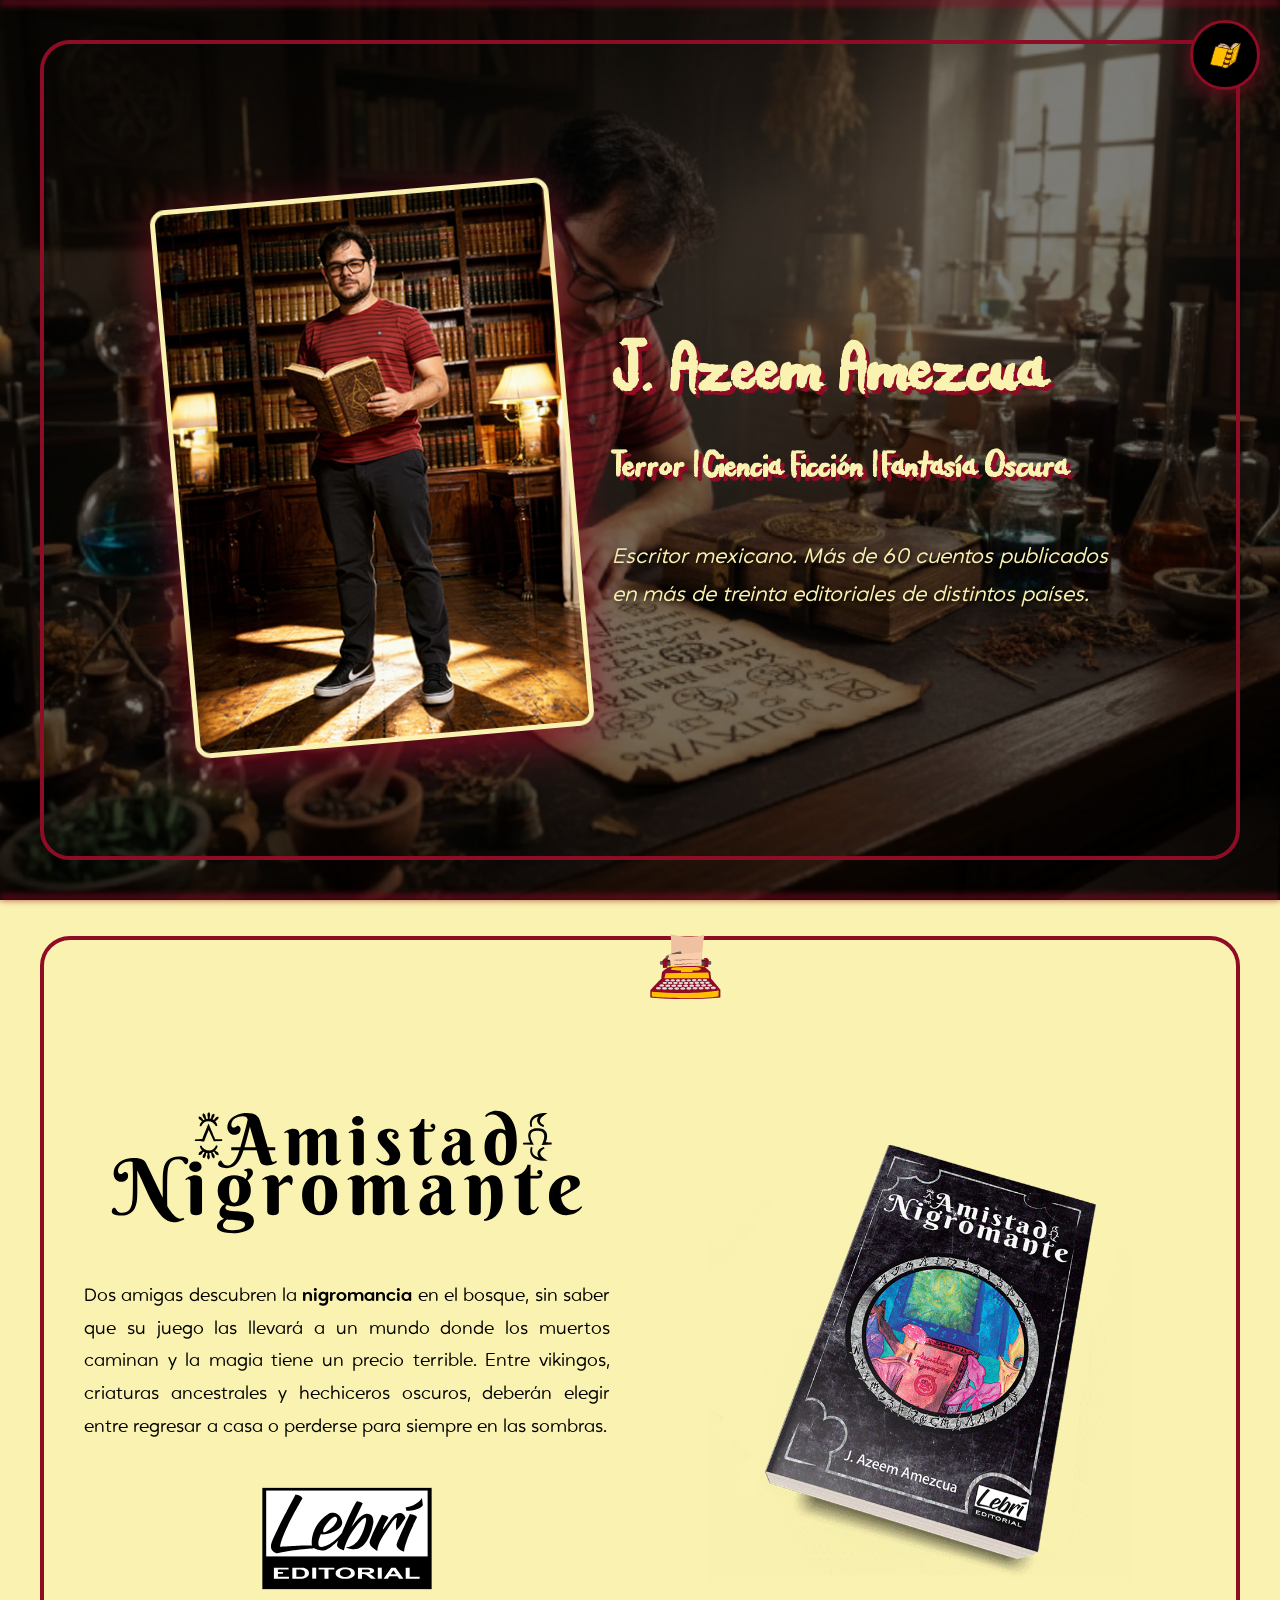
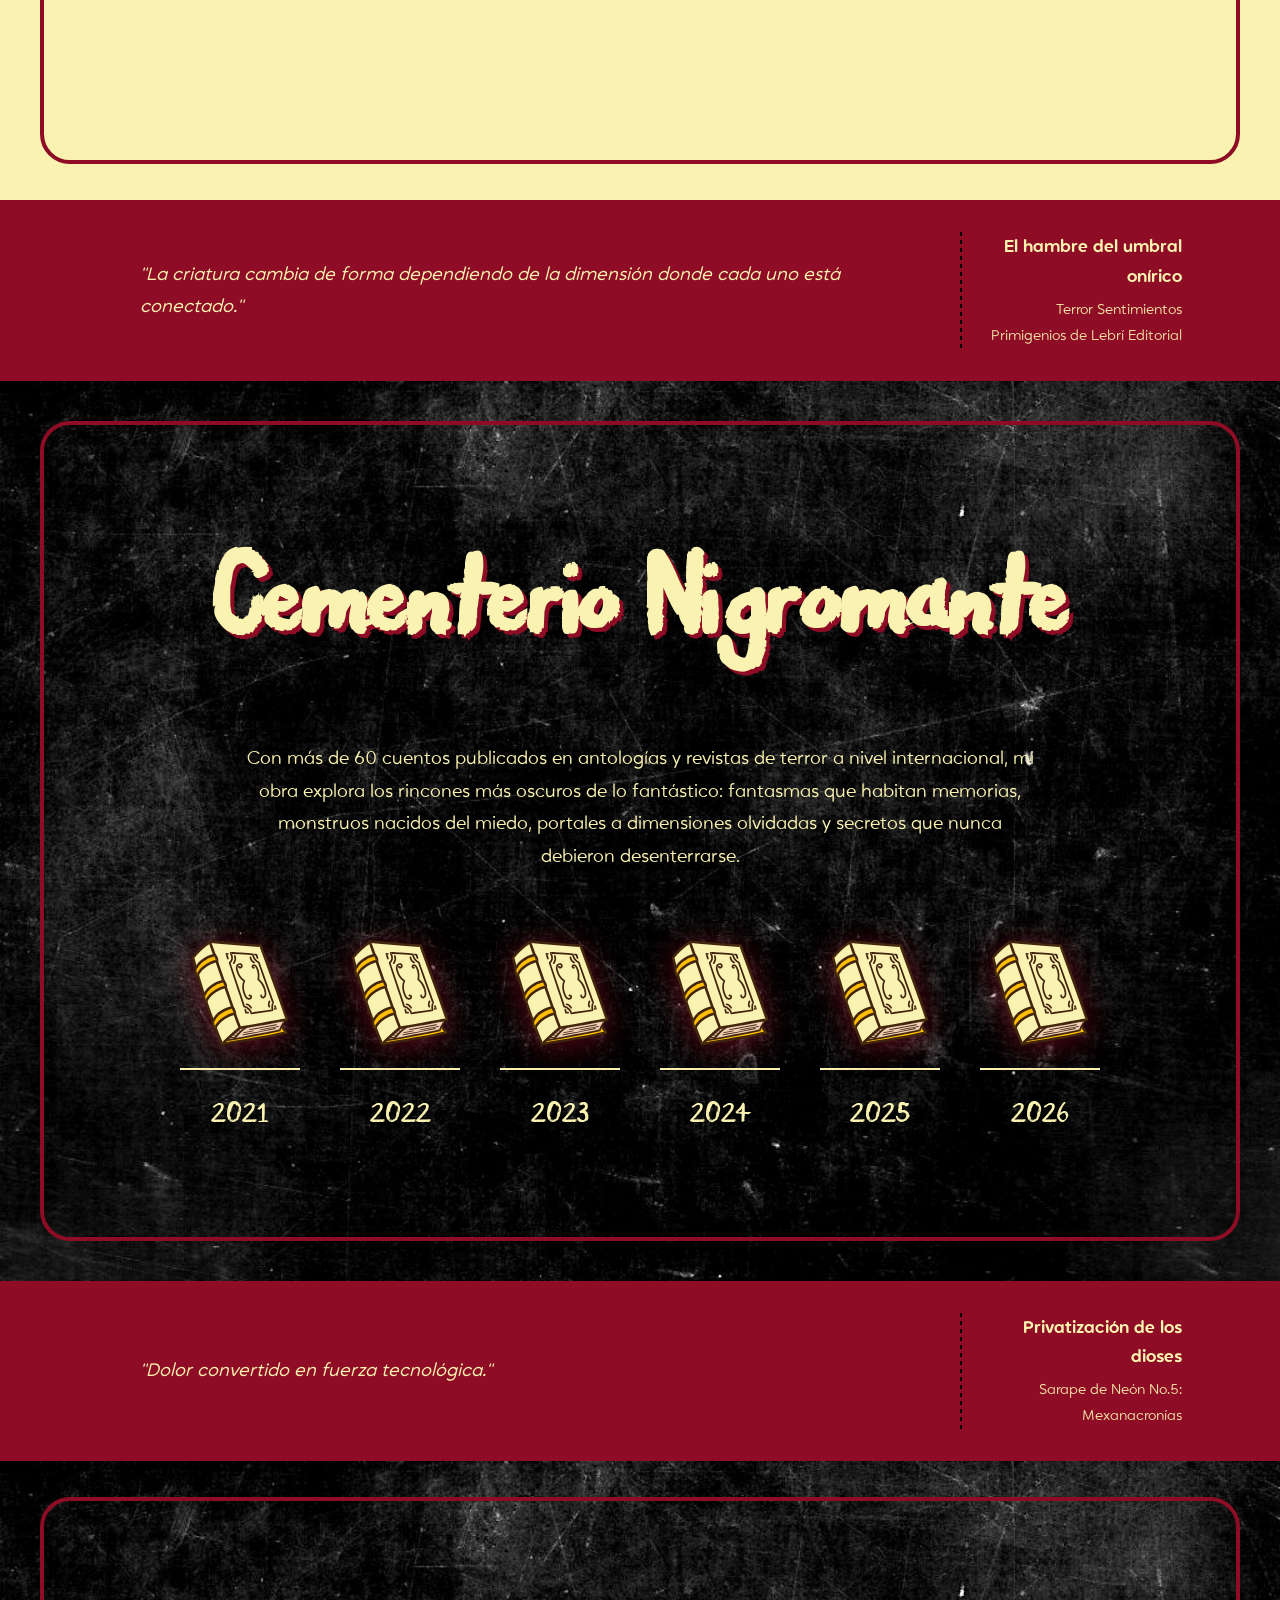
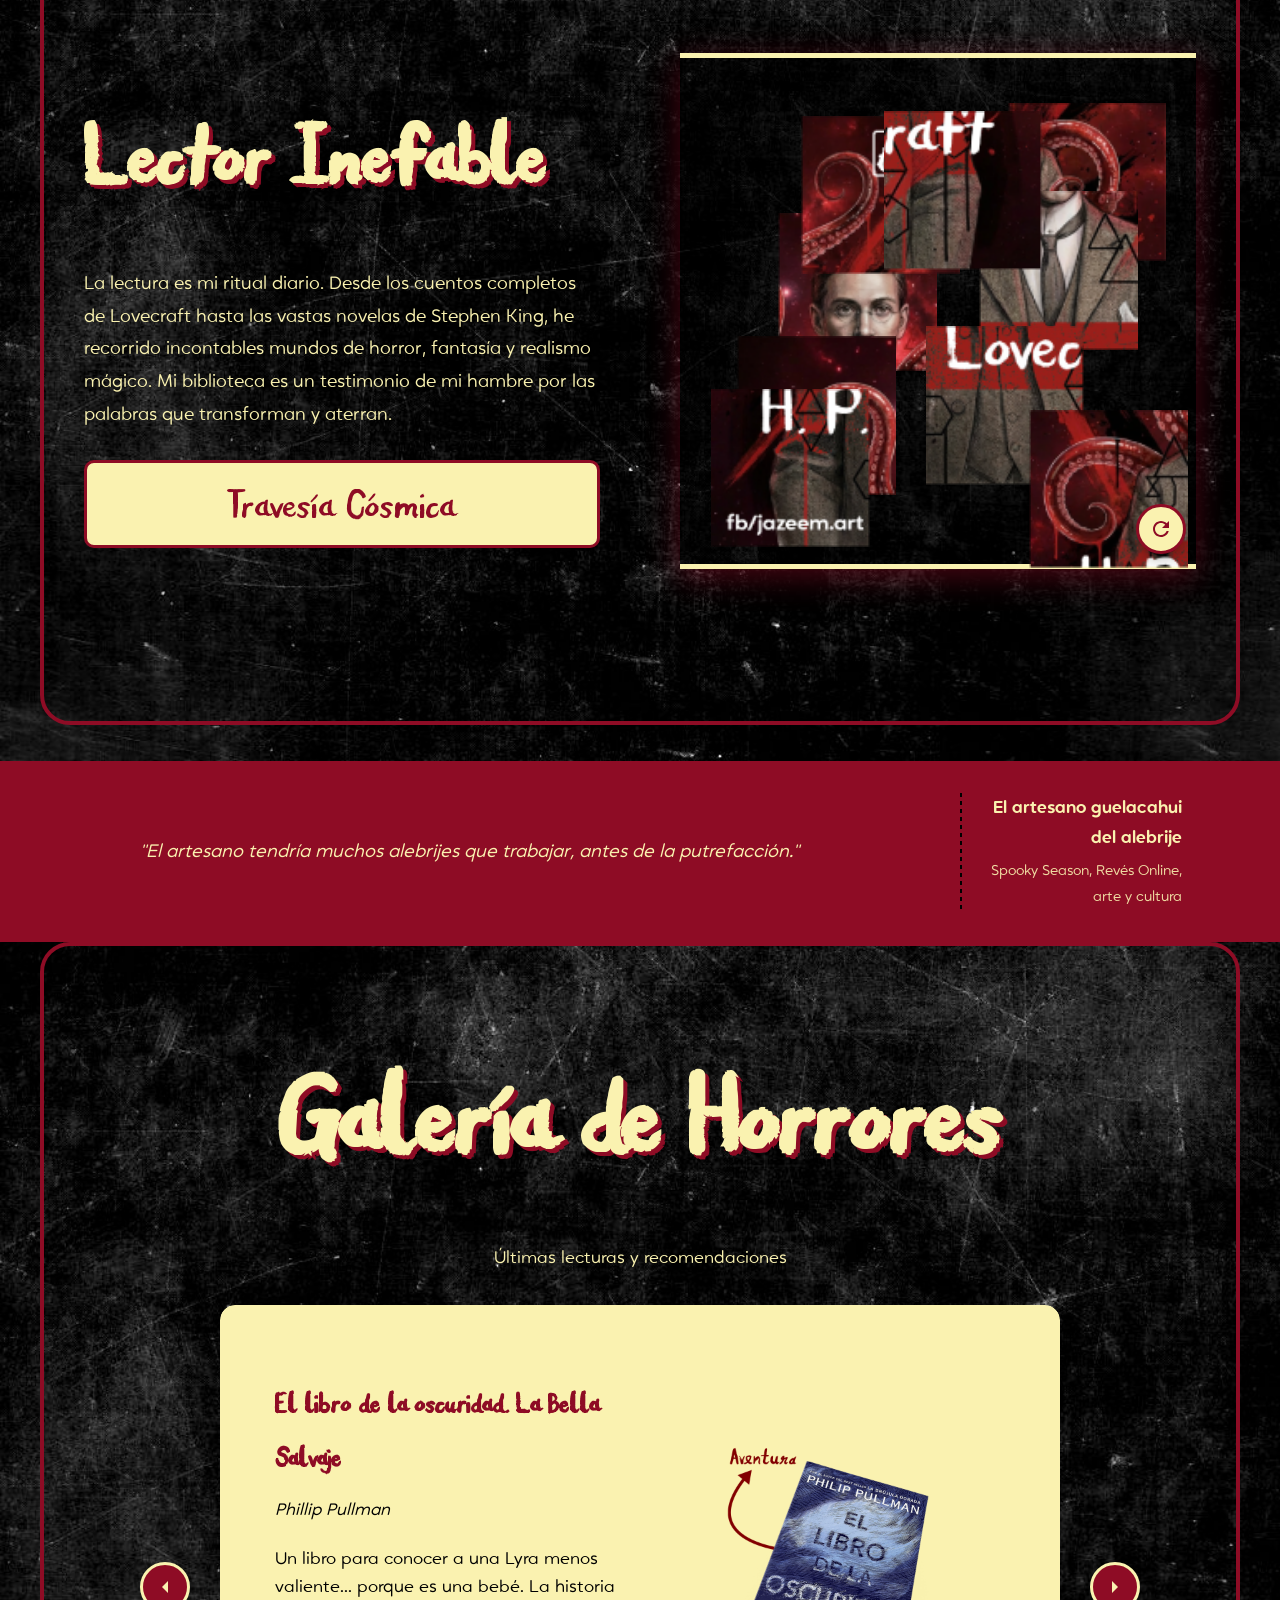
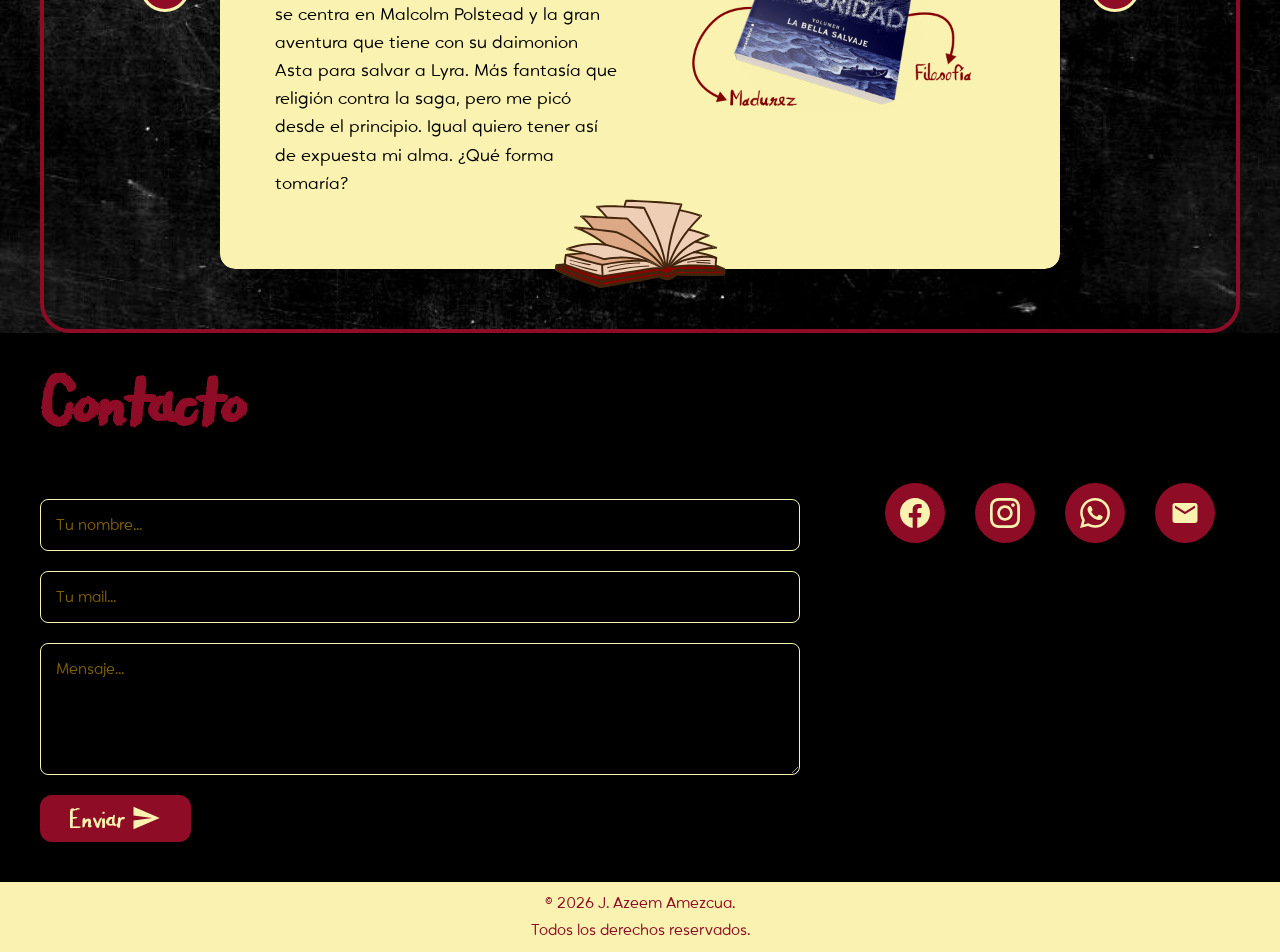
<file: index.html>
<!DOCTYPE html>
<html lang="es">
<head>
    <!-- Google tag (gtag.js) -->
    <script async src="https://www.googletagmanager.com/gtag/js?id=G-KQWYXJ09XT"></script>
    <script>
    window.dataLayer = window.dataLayer || [];
    function gtag(){dataLayer.push(arguments);}
    gtag('js', new Date());

    gtag('config', 'G-KQWYXJ09XT');
    </script>
    
    <meta charset="UTF-8">
    <meta name="viewport" content="width=device-width, initial-scale=1.0">
    <title>J. Azeem Amezcua | Escritor de Terror y Ciencia Ficción</title>
    <meta name="description" content="J. Azeem Amezcua, escritor mexicano de terror y fantasía oscura. Más de 60 cuentos publicados y la novela Amistad Nigromante (Lebrí Editorial)." />
    <meta name="keywords" content="escritor terror, ciencia ficción, literatura mexicana, cuentos de horror, Amistad Nigromante">
    <meta name="author" content="J. Azeem Amezcua">
    <link rel="stylesheet" href="data/styles.css">
    
    <!-- Canonical URL -->
    <link rel="canonical" href="https://jazeemamezcua.com">
    
    <!-- Open Graph (Redes sociales) -->
    <meta property="og:title" content="J. Azeem Amezcua | Escritor de Terror y Ciencia Ficción">
    <meta property="og:description" content="J. Azeem Amezcua, escritor mexicano de terror y fantasía oscura. Más de 60 cuentos publicados y la novela Amistad Nigromante (Lebrí Editorial).">
    <meta property="og:image" content="https://jazeemamezcua.com/data/img/og-image.jpg">
    <meta property="og:url" content="https://jazeemamezcua.com">
    <meta property="og:type" content="website">
    <meta property="og:locale" content="es_MX">
    
    <!-- Iconos y Favicon -->
    <link rel="icon" type="image/svg+xml" href="data/img/favicon.svg">
    <link rel="apple-touch-icon" href="data/img/apple-touch-icon.png">
    <link rel="icon" type="image/x-icon" href="data/img/favicon.ico">
    
    <!-- Mobile & Theme -->
    <meta name="theme-color" content="#8e0c25">
    <meta name="robots" content="index, follow, max-image-preview:large, max-snippet:-1, max-video-preview:-1">
    
    <!-- Stylesheet -->
    <link rel="stylesheet" href="data/styles.css">
    
    <!-- JSON-LD Schema (Datos estructurados) -->
    <script type="application/ld+json">
    {
      "@context": "https://schema.org/",
      "@type": "Person",
      "name": "J. Azeem Amezcua",
      "url": "https://jazeemamezcua.com",
      "image": "https://jazeemamezcua.com/data/img/home-profile.jpg",
      "description": "Escritor mexicano de terror y ciencia ficción",
      "jobTitle": "Escritor",
      "nationality": {
        "@type": "Country",
        "name": "Mexico"
      },
      "sameAs": [
        "https://www.facebook.com/jazeem.art",
        "https://www.instagram.com/jazeem_amezcua/"
      ]
    }
    </script>
</head>

<body>
    <!-- Franjas blur fijas -->
    <div class="blur-strip-top"></div>
    <div class="blur-strip-bottom"></div>

    <!-- Botón menú flotante -->
    <div class="menu-toggle" id="menuToggle">
        <img src="data/img/icon-book-menu.svg" alt="Menú">
    </div>

    <!-- Menú desplegable -->
    <nav class="menu-nav" id="menuNav">
        <div class="menu-items">
            <a href="#inicio" class="menu-item active" data-section="inicio">
                <span class="menu-text">Inicio</span>
                <img src="data/img/icon-book-menu-a.svg" alt="Inicio" class="menu-icon">
            </a>
            <a href="#amistad-nigromante" class="menu-item" data-section="amistad">
                <span class="menu-text">Amistad Nigromante</span>
                <img src="data/img/icon-book-menu-b.svg" alt="Amistad Nigromante" class="menu-icon">
            </a>
            <a href="#cementerio-nigromante" class="menu-item" data-section="cementerio">
                <span class="menu-text">Cementerio Nigromante</span>
                <img src="data/img/icon-book-menu-c.svg" alt="Cementerio Nigromante" class="menu-icon">
            </a>
            <a href="#lector-inefable" class="menu-item" data-section="lector">
                <span class="menu-text">Lector Inefable</span>
                <img src="data/img/icon-book-menu-d.svg" alt="Lector Inefable" class="menu-icon">
            </a>
            <a href="#contacto" class="menu-item" data-section="contacto">
                <span class="menu-text">Contacto</span>
                <img src="data/img/icon-book-menu-a.svg" alt="Contacto" class="menu-icon">
            </a>
        </div>
    </nav>

    <!-- SECCIÓN 1: HOME -->
    <section id="inicio" class="section section-home">
        <div class="section-border">
            <div class="section-content">
                <div class="home-content">
                    <!-- Tarjeta giratoria con foto -->
                    <div class="flip-card" id="flipCard">
                        <div class="flip-card-inner" id="flipCardInner">
                            <div class="flip-card-front">
                                <img src="data/img/home-profile.png" alt="J. Azeem Amezcua">
                            </div>
                            <div class="flip-card-back">
                                <p class="bio-text">
                                    Escritor mexicano de terror, fantasía oscura y realismo fantástico. 
                                    Licenciado en Diseño Gráfico y Maestro en Comunicación para Medios Virtuales, 
                                    ha publicado más de cincuenta cuentos en antologías y revistas impresas y digitales 
                                    de distintos países. Es autor de la novela impresa <em>Amistad Nigromante</em> (Lebrí Editorial).
                                </p>
                            </div>
                        </div>
                    </div>

                    <!-- Nombre y título -->
                    <div class="home-title-container">
                        <h1 class="home-name">J. Azeem Amezcua</h1>
                        <h2 class="home-subtitle">Terror | Ciencia Ficción | Fantasía Oscura</h2>
                        <p class="home-tagline">Escritor mexicano. Más de 60 cuentos publicados<br/>en más de treinta editoriales de distintos países.</p>
                    </div>
                </div>

                <!-- Máquina que huye del cursor -->
                <div class="fleeing-machine" id="fleeingMachine">
                    <img src="data/img/home-machine.svg" alt="Máquina">
                </div>
            </div>
        </div>
    </section>

    <!-- SECCIÓN 2: AMISTAD NIGROMANTE -->
    <section id="amistad-nigromante" class="section section-amistad">
        <div class="section-border">
            <div class="section-content">
                <div class="amistad-content">
                    <!-- Columna izquierda -->
                    <div class="amistad-left">
                        <img src="data/img/an-logo.svg" alt="Amistad Nigromante Logo" class="amistad-logo">
                        <p class="amistad-text">
                            Dos amigas descubren la <b>nigromancia</b> en el bosque, sin saber que su juego las llevará 
                            a un mundo donde los muertos caminan y la magia tiene un precio terrible. 
                            Entre vikingos, criaturas ancestrales y hechiceros oscuros, deberán elegir entre 
                            regresar a casa o perderse para siempre en las sombras.
                        </p>
                        <img src="data/img/an-lebri.svg" alt="Lebrí Editorial" class="amistad-lebri">
                    </div>

                    <!-- Columna derecha -->
                    <div class="amistad-right">
                        <img src="data/img/an-libro.gif" alt="Libro Amistad Nigromante" class="amistad-book">
                    </div>
                </div>
            </div>
        </div>
    </section>

    <!-- MICRO-SECCIÓN: FRASE 1 -->
    <div class="phrase-section" id="phrase1">
        <div class="phrase-content">
            <div class="phrase-text"></div>
            <div class="phrase-divider"></div>
            <div class="phrase-source">
                <div class="phrase-story"></div>
                <div class="phrase-publication"></div>
            </div>
        </div>
    </div>

    <!-- SECCIÓN 3: CEMENTERIO NIGROMANTE -->
    <section id="cementerio-nigromante" class="section section-cemetery">
        <div class="section-border">
            <div class="section-content">
                <h2 class="cemetery-title">Cementerio Nigromante</h2>
                <p class="cemetery-description">
                    Con más de 60 cuentos publicados en antologías y revistas de terror a nivel internacional, 
                    mi obra explora los rincones más oscuros de lo fantástico: fantasmas que habitan memorias, 
                    monstruos nacidos del miedo, portales a dimensiones olvidadas y secretos que nunca debieron desenterrarse.
                </p>

                <!-- Botones de años -->
                <div class="cemetery-buttons">
                    <a href="data/cemetery.html#year-2021" class="cemetery-button">
                        <img src="data/img/icon-book-main-cemetery.svg" alt="2021">
                        <div class="cemetery-button-line"></div>
                        <div class="cemetery-button-year">2021</div>
                    </a>
                    <a href="data/cemetery.html#year-2022" class="cemetery-button">
                        <img src="data/img/icon-book-main-cemetery.svg" alt="2022">
                        <div class="cemetery-button-line"></div>
                        <div class="cemetery-button-year">2022</div>
                    </a>
                    <a href="data/cemetery.html#year-2023" class="cemetery-button">
                        <img src="data/img/icon-book-main-cemetery.svg" alt="2023">
                        <div class="cemetery-button-line"></div>
                        <div class="cemetery-button-year">2023</div>
                    </a>
                    <a href="data/cemetery.html#year-2024" class="cemetery-button">
                        <img src="data/img/icon-book-main-cemetery.svg" alt="2024">
                        <div class="cemetery-button-line"></div>
                        <div class="cemetery-button-year">2024</div>
                    </a>
                    <a href="data/cemetery.html#year-2025" class="cemetery-button">
                        <img src="data/img/icon-book-main-cemetery.svg" alt="2025">
                        <div class="cemetery-button-line"></div>
                        <div class="cemetery-button-year">2025</div>
                    </a>
                    <a href="data/cemetery.html#year-2026" class="cemetery-button cemetery-mobile">
                        <img src="data/img/icon-book-main-cemetery.svg" alt="2026">
                        <div class="cemetery-button-line"></div>
                        <div class="cemetery-button-year">2026</div>
                    </a>
                </div>
            </div>
        </div>
    </section>

    <!-- MICRO-SECCIÓN: FRASE 2 -->
    <div class="phrase-section" id="phrase2">
        <div class="phrase-content">
            <div class="phrase-text"></div>
            <div class="phrase-divider"></div>
            <div class="phrase-source">
                <div class="phrase-story"></div>
                <div class="phrase-publication"></div>
            </div>
        </div>
    </div>

    <!-- SECCIÓN 4: LECTOR INEFABLE -->
    <section id="lector-inefable" class="section section-lector">
        <div class="section-border">
            <div class="section-content">
                <div class="lector-content">
                    <!-- Columna izquierda -->
                    <div class="lector-left">
                        <h2 class="lector-title">Lector Inefable</h2>
                        <p class="lector-text">
                            La lectura es mi ritual diario. Desde los cuentos completos de Lovecraft 
                            hasta las vastas novelas de Stephen King, he recorrido incontables mundos 
                            de horror, fantasía y realismo mágico. Mi biblioteca es un testimonio de mi 
                            hambre por las palabras que transforman y aterran.
                        </p>
                        <a href="data/lovecraft.html" target="_blank" class="lector-button">Travesía Cósmica</a>
                    </div>

                    <!-- Columna derecha: Rompecabezas -->
                    <div class="lector-right">
                        <div class="puzzle-container" id="puzzleContainer">
                            <!-- Las piezas se generan dinámicamente -->
                        </div>
                    </div>
                </div>
            </div>
        </div>
    </section>

    <!-- MICRO-SECCIÓN: FRASE 3 -->
    <div class="phrase-section" id="phrase3">
        <div class="phrase-content">
            <div class="phrase-text"></div>
            <div class="phrase-divider"></div>
            <div class="phrase-source">
                <div class="phrase-story"></div>
                <div class="phrase-publication"></div>
            </div>
        </div>
    </div>

    <!-- SECCIÓN 5: GALERÍA DE HORRORES -->
    <section id="galeria-horrores" class="section section-galeria">
        <div class="section-border">
            <div class="section-content">
                <h2 class="galeria-title">Galería de Horrores</h2>
                <p class="galeria-subtitle">Últimas lecturas y recomendaciones</p>

                <!-- Slider -->
                <div class="slider-container">
                    <button class="slider-button slider-prev" id="sliderPrev">
                        <svg viewBox="0 0 24 24">
                            <path d="M15 18l-6-6 6-6"/>
                        </svg>
                    </button>

                    <div class="slider-wrapper">
                        <div class="slider-track" id="sliderTrack">
                            <!-- Los slides se generan dinámicamente desde slider.json -->
                        </div>
                    </div>

                    <button class="slider-button slider-next" id="sliderNext">
                        <svg viewBox="0 0 24 24">
                            <path d="M9 18l6-6-6-6"/>
                        </svg>
                    </button>

                    <img src="data/img/icon-book-galery.svg" alt="Libro" class="slider-icon">
                </div>
            </div>
        </div>
    </section>

    <!-- SECCIÓN 6: FOOTER / CONTACTO -->
    <footer id="contacto" class="section-footer">
        <div class="footer-content">
            <!-- Formulario de contacto -->
            <div>
                <h3 class="footer-title">Contacto</h3>
                <form class="contact-form" id="contactForm">
                    <div class="form-group">
                        <input type="text" id="name" name="name" placeholder="Tu nombre..." required>
                    </div>
                    <div class="form-group">
                        <input type="email" id="email" name="email" placeholder="Tu mail..." required>
                    </div>
                    <div class="form-group">
                        <textarea id="message" name="message" rows="5" placeholder="Mensaje..." required></textarea>
                    </div>
                    <button type="submit" class="submit-button">
                        Enviar
                        <svg viewBox="0 0 24 24">
                            <path d="M2 21l21-9L2 3v7l15 2-15 2v7z"/>
                        </svg>
                    </button>
                </form>
            </div>

            <!-- Redes sociales -->
            <div>
                <div class="footer-socials">
                    <a href="https://www.facebook.com/jazeem.art" target="_blank" rel="noopener" class="social-link">
                        <svg viewBox="0 0 24 24">
                            <path d="M24 12.073c0-6.627-5.373-12-12-12s-12 5.373-12 12c0 5.99 4.388 10.954 10.125 11.854v-8.385H7.078v-3.47h3.047V9.43c0-3.007 1.792-4.669 4.533-4.669 1.312 0 2.686.235 2.686.235v2.953H15.83c-1.491 0-1.956.925-1.956 1.874v2.25h3.328l-.532 3.47h-2.796v8.385C19.612 23.027 24 18.062 24 12.073z"/>
                        </svg>
                    </a>
                    <a href="https://www.instagram.com/jazeem_amezcua/" target="_blank" rel="noopener" class="social-link">
                        <svg viewBox="0 0 24 24">
                            <path d="M12 2.163c3.204 0 3.584.012 4.85.07 3.252.148 4.771 1.691 4.919 4.919.058 1.265.069 1.645.069 4.849 0 3.205-.012 3.584-.069 4.849-.149 3.225-1.664 4.771-4.919 4.919-1.266.058-1.644.07-4.85.07-3.204 0-3.584-.012-4.849-.07-3.26-.149-4.771-1.699-4.919-4.92-.058-1.265-.07-1.644-.07-4.849 0-3.204.013-3.583.07-4.849.149-3.227 1.664-4.771 4.919-4.919 1.266-.057 1.645-.069 4.849-.069zm0-2.163c-3.259 0-3.667.014-4.947.072-4.358.2-6.78 2.618-6.98 6.98-.059 1.281-.073 1.689-.073 4.948 0 3.259.014 3.668.072 4.948.2 4.358 2.618 6.78 6.98 6.98 1.281.058 1.689.072 4.948.072 3.259 0 3.668-.014 4.948-.072 4.354-.2 6.782-2.618 6.979-6.98.059-1.28.073-1.689.073-4.948 0-3.259-.014-3.667-.072-4.947-.196-4.354-2.617-6.78-6.979-6.98-1.281-.059-1.69-.073-4.949-.073zm0 5.838c-3.403 0-6.162 2.759-6.162 6.162s2.759 6.163 6.162 6.163 6.162-2.759 6.162-6.163c0-3.403-2.759-6.162-6.162-6.162zm0 10.162c-2.209 0-4-1.79-4-4 0-2.209 1.791-4 4-4s4 1.791 4 4c0 2.21-1.791 4-4 4zm6.406-11.845c-.796 0-1.441.645-1.441 1.44s.645 1.44 1.441 1.44c.795 0 1.439-.645 1.439-1.44s-.644-1.44-1.439-1.44z"/>
                        </svg>
                    </a>
                    <a href="https://wa.me/525541871885" target="_blank" rel="noopener" class="social-link">
                        <svg viewBox="0 0 24 24">
                            <path d="M17.472 14.382c-.297-.149-1.758-.867-2.03-.967-.273-.099-.471-.148-.67.15-.197.297-.767.966-.94 1.164-.173.199-.347.223-.644.075-.297-.15-1.255-.463-2.39-1.475-.883-.788-1.48-1.761-1.653-2.059-.173-.297-.018-.458.13-.606.134-.133.298-.347.446-.52.149-.174.198-.298.298-.497.099-.198.05-.371-.025-.52-.075-.149-.669-1.612-.916-2.207-.242-.579-.487-.5-.669-.51-.173-.008-.371-.01-.57-.01-.198 0-.52.074-.792.372-.272.297-1.04 1.016-1.04 2.479 0 1.462 1.065 2.875 1.213 3.074.149.198 2.096 3.2 5.077 4.487.709.306 1.262.489 1.694.625.712.227 1.36.195 1.871.118.571-.085 1.758-.719 2.006-1.413.248-.694.248-1.289.173-1.413-.074-.124-.272-.198-.57-.347m-5.421 7.403h-.004a9.87 9.87 0 01-5.031-1.378l-.361-.214-3.741.982.998-3.648-.235-.374a9.86 9.86 0 01-1.51-5.26c.001-5.45 4.436-9.884 9.888-9.884 2.64 0 5.122 1.03 6.988 2.898a9.825 9.825 0 012.893 6.994c-.003 5.45-4.437 9.884-9.885 9.884m8.413-18.297A11.815 11.815 0 0012.05 0C5.495 0 .16 5.335.157 11.892c0 2.096.547 4.142 1.588 5.945L.057 24l6.305-1.654a11.882 11.882 0 005.683 1.448h.005c6.554 0 11.89-5.335 11.893-11.893a11.821 11.821 0 00-3.48-8.413Z"/>
                        </svg>
                    </a>
                    <a href="mailto:jazeem.amezcua@gmail.com" class="social-link">
                        <svg viewBox="0 0 24 24">
                            <path d="M20 4H4c-1.1 0-1.99.9-1.99 2L2 18c0 1.1.9 2 2 2h16c1.1 0 2-.9 2-2V6c0-1.1-.9-2-2-2zm0 4l-8 5-8-5V6l8 5 8-5v2z"/>
                        </svg>
                    </a>
                </div>
                
                <!-- Contador de visitantes -->
                <!-- <div class="visitor-counter">
                    <span class="visitor-label">Visitante No.</span>
                    <span class="visitor-count" id="visitorCount">0</span>
                </div> -->
            </div>
        </div>

        <!-- Copyright -->
        <div class="footer-bottom">
            <p>&copy; 2026 J. Azeem Amezcua. <br> Todos los derechos reservados.</p>
        </div>
    </footer>

    <!-- Botón flotante subir al inicio -->
    <div class="scroll-to-top" id="scrollToTop">
        <svg viewBox="0 0 24 24">
            <path d="M7 14l5-5 5 5z"/>
        </svg>
    </div>

    <!-- Scripts -->
    <script src="data/js/script.js"></script>
</body>
</html>
</file>
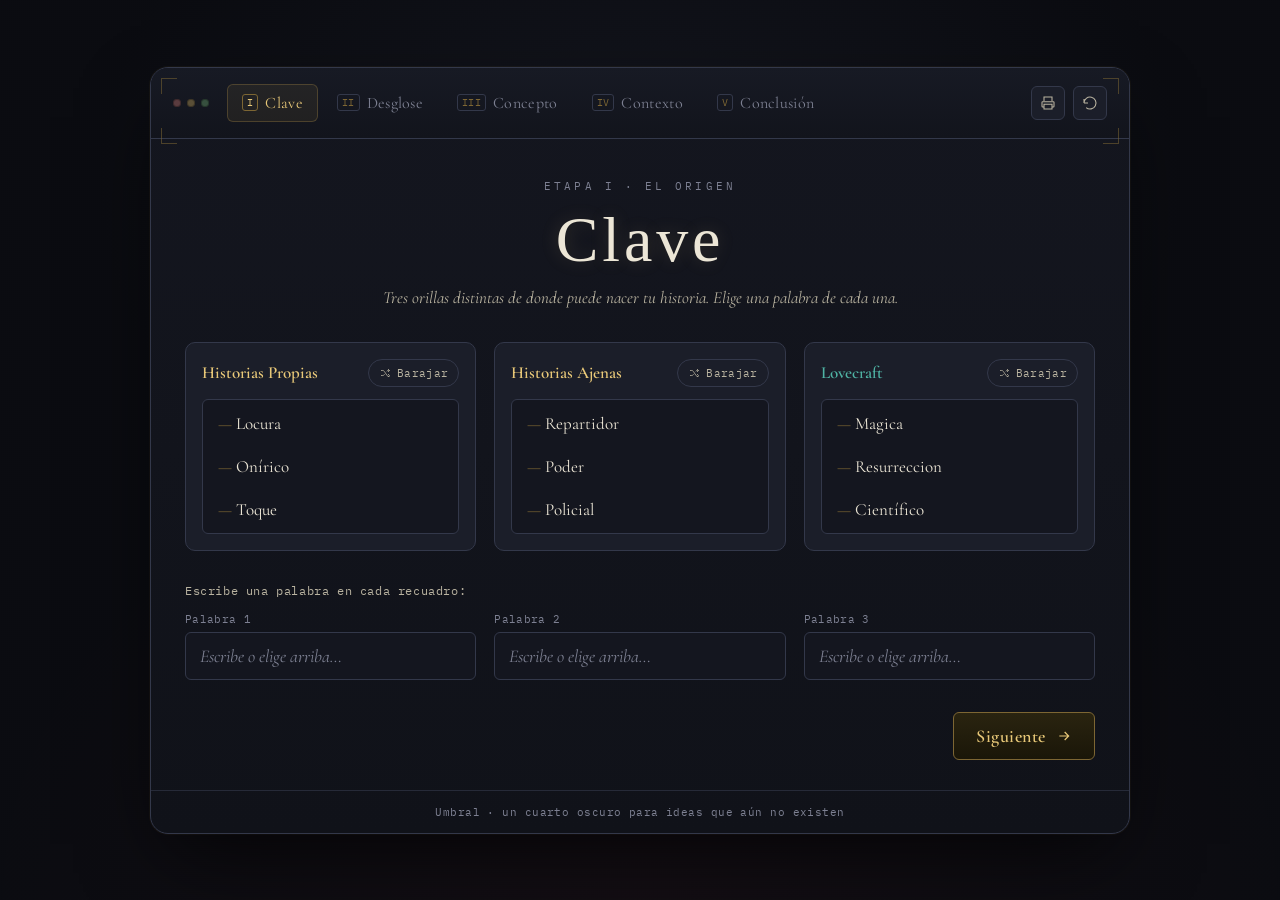
<file: data/generador.html>
<!DOCTYPE html>
<html lang="es">
<head>
<meta charset="UTF-8">
<meta name="viewport" content="width=device-width, initial-scale=1.0">
<title>Umbral — Generador de ideas narrativas</title>
<link rel="preconnect" href="https://fonts.googleapis.com">
<link rel="preconnect" href="https://fonts.gstatic.com" crossorigin>
<link href="https://fonts.googleapis.com/css2?family=IM+Fell+English+SC&family=Cormorant+Garamond:ital,wght@0,400;0,500;0,600;1,500&family=IBM+Plex+Mono:wght@400;500&family=Inter:wght@400;500;600&display=swap" rel="stylesheet">
<link rel="stylesheet" href="gen-styles.css">
</head>
<body>

<div class="stage-backdrop" aria-hidden="true"></div>

<main class="window" role="application" aria-label="Umbral, generador de ideas narrativas">

  <!-- Barra superior: pestañas de etapa + herramientas -->
  <header class="window-bar">
    <div class="window-dots" aria-hidden="true">
      <span></span><span></span><span></span>
    </div>

    <nav class="tabs" role="tablist" aria-label="Etapas del proceso">
      <button class="tab" role="tab" data-stage="clave" aria-selected="true">
        <span class="tab-index">I</span> Clave
      </button>
      <button class="tab" role="tab" data-stage="desglose" aria-selected="false">
        <span class="tab-index">II</span> Desglose
      </button>
      <button class="tab" role="tab" data-stage="concepto" aria-selected="false">
        <span class="tab-index">III</span> Concepto
      </button>
      <button class="tab" role="tab" data-stage="contexto" aria-selected="false">
        <span class="tab-index">IV</span> Contexto
      </button>
      <button class="tab" role="tab" data-stage="conclusion" aria-selected="false">
        <span class="tab-index">V</span> Conclusión
      </button>
    </nav>

    <div class="toolbar no-print">
      <button class="icon-btn" id="btn-print" type="button" title="Imprimir esta etapa" aria-label="Imprimir esta etapa">
        <svg viewBox="0 0 24 24" fill="none" stroke="currentColor" stroke-width="1.6"><path d="M6 9V3h12v6M6 18H4a1 1 0 0 1-1-1v-6a1 1 0 0 1 1-1h16a1 1 0 0 1 1 1v6a1 1 0 0 1-1 1h-2M6 14h12v7H6z"/></svg>
      </button>
      <button class="icon-btn icon-btn--danger" id="btn-reset" type="button" title="Reiniciar esta etapa" aria-label="Reiniciar esta etapa">
        <svg viewBox="0 0 24 24" fill="none" stroke="currentColor" stroke-width="1.6"><path d="M3 12a9 9 0 1 1 3.2 6.9M3 12V6M3 12h6"/></svg>
      </button>
    </div>
  </header>

  <!-- Contenido de la etapa activa, inyectado dinámicamente -->
  <section class="stage-content" id="stage-content" aria-live="polite"></section>

  <footer class="window-footer no-print">
    <span>Umbral · un cuarto oscuro para ideas que aún no existen</span>
  </footer>
</main>

<script src="js/gen-script.js"></script>
</body>
</html>
</file>
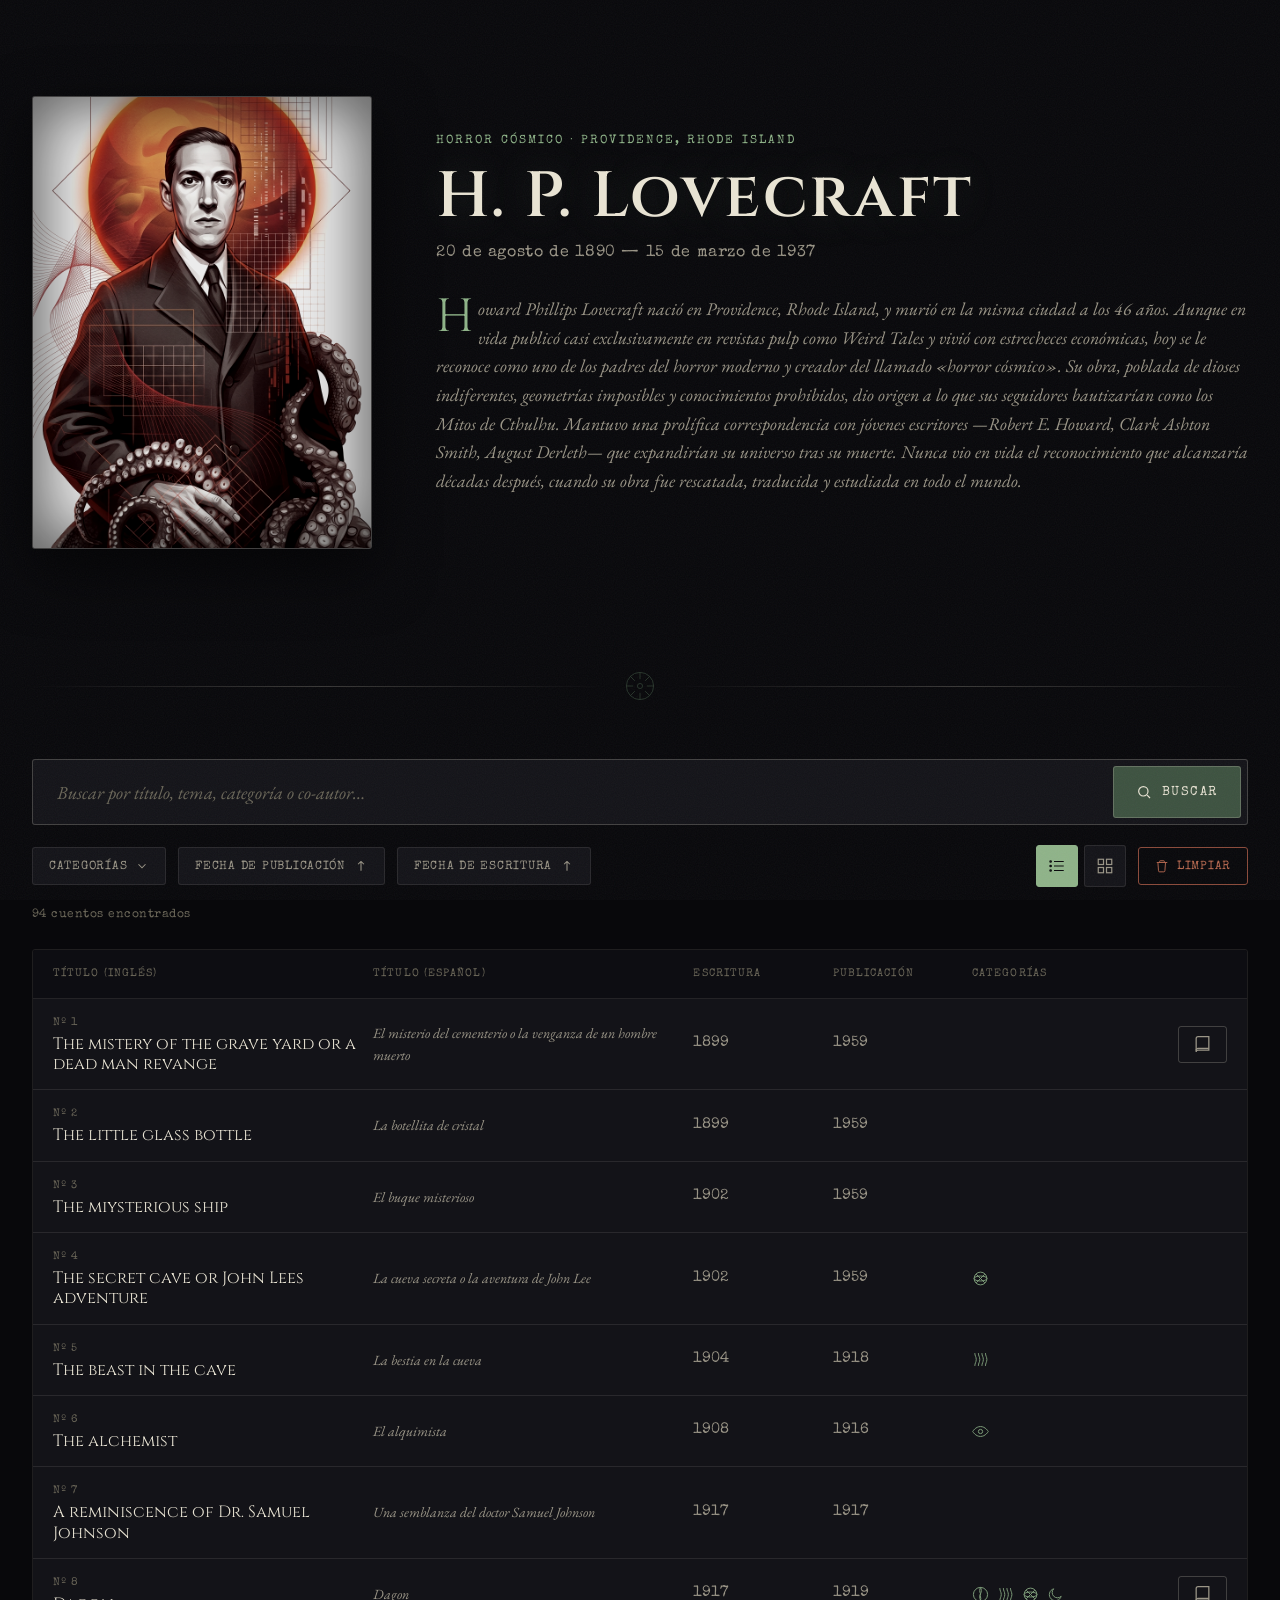
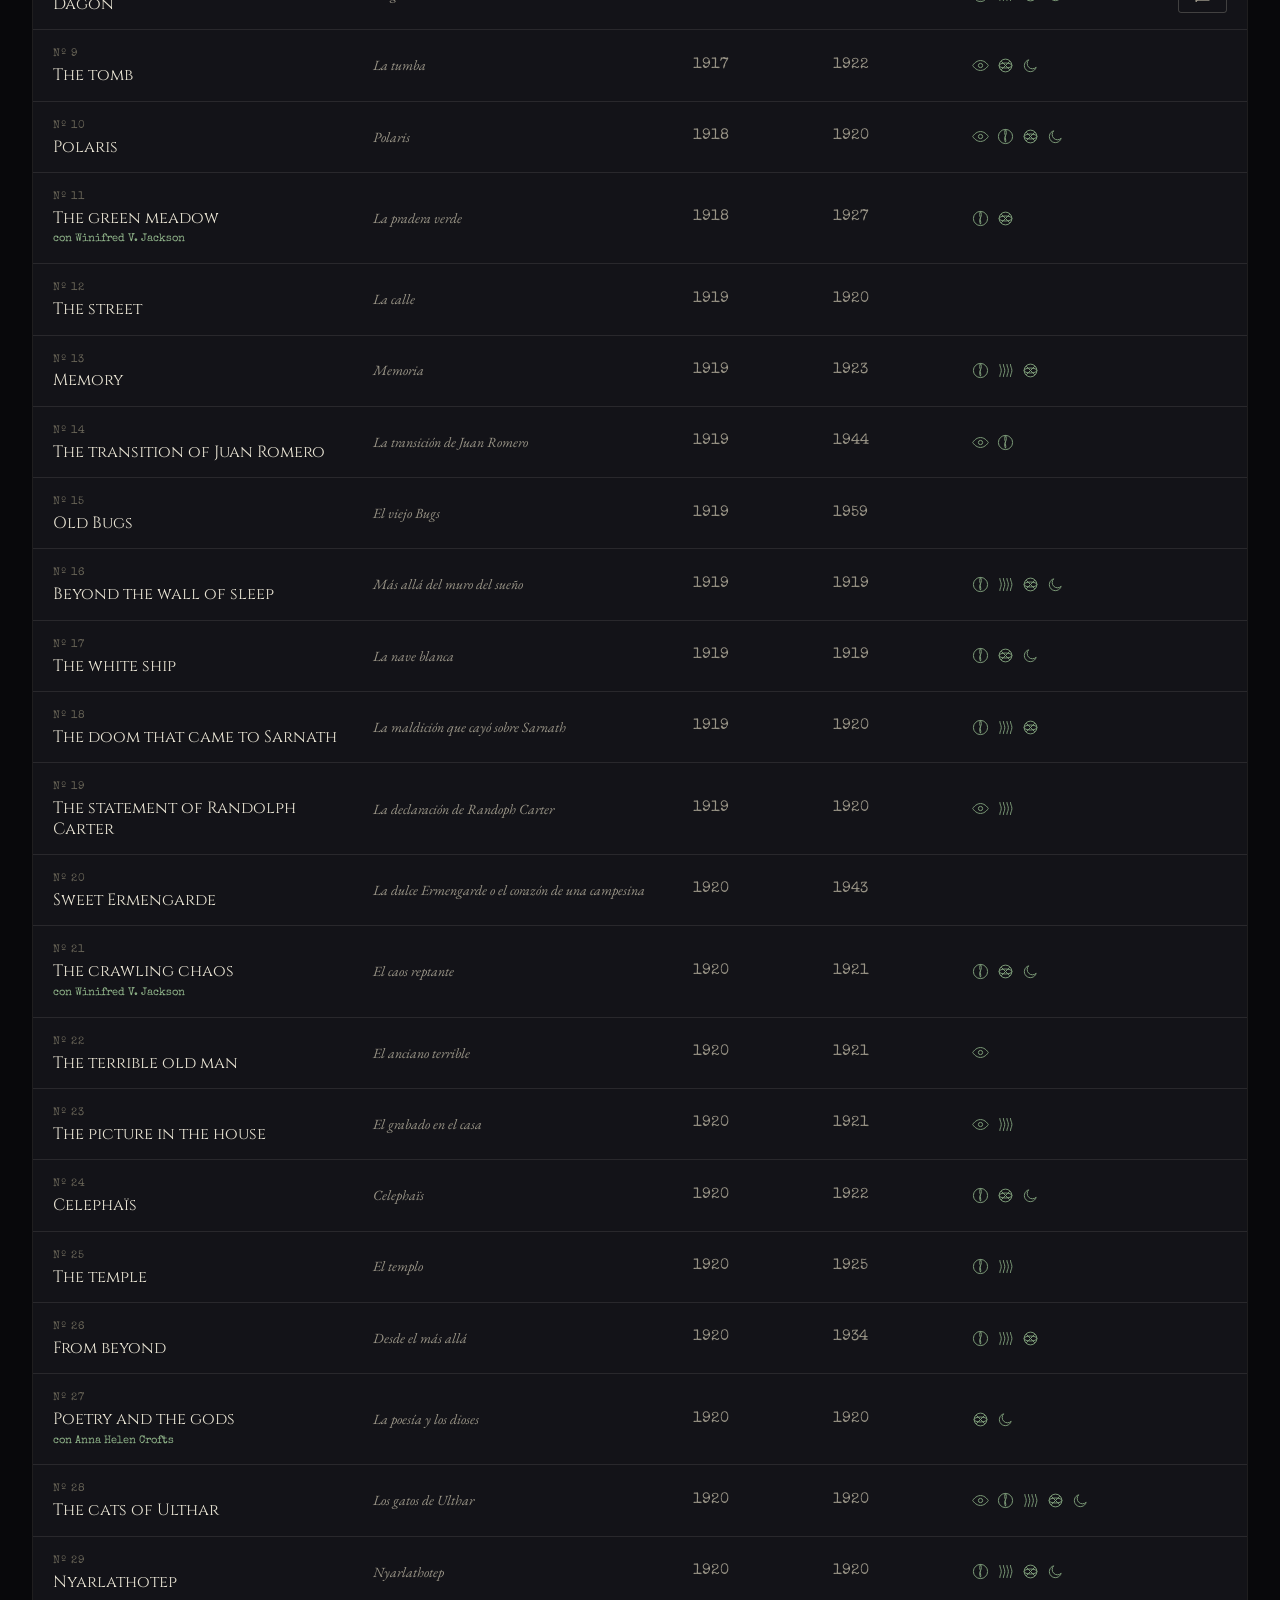
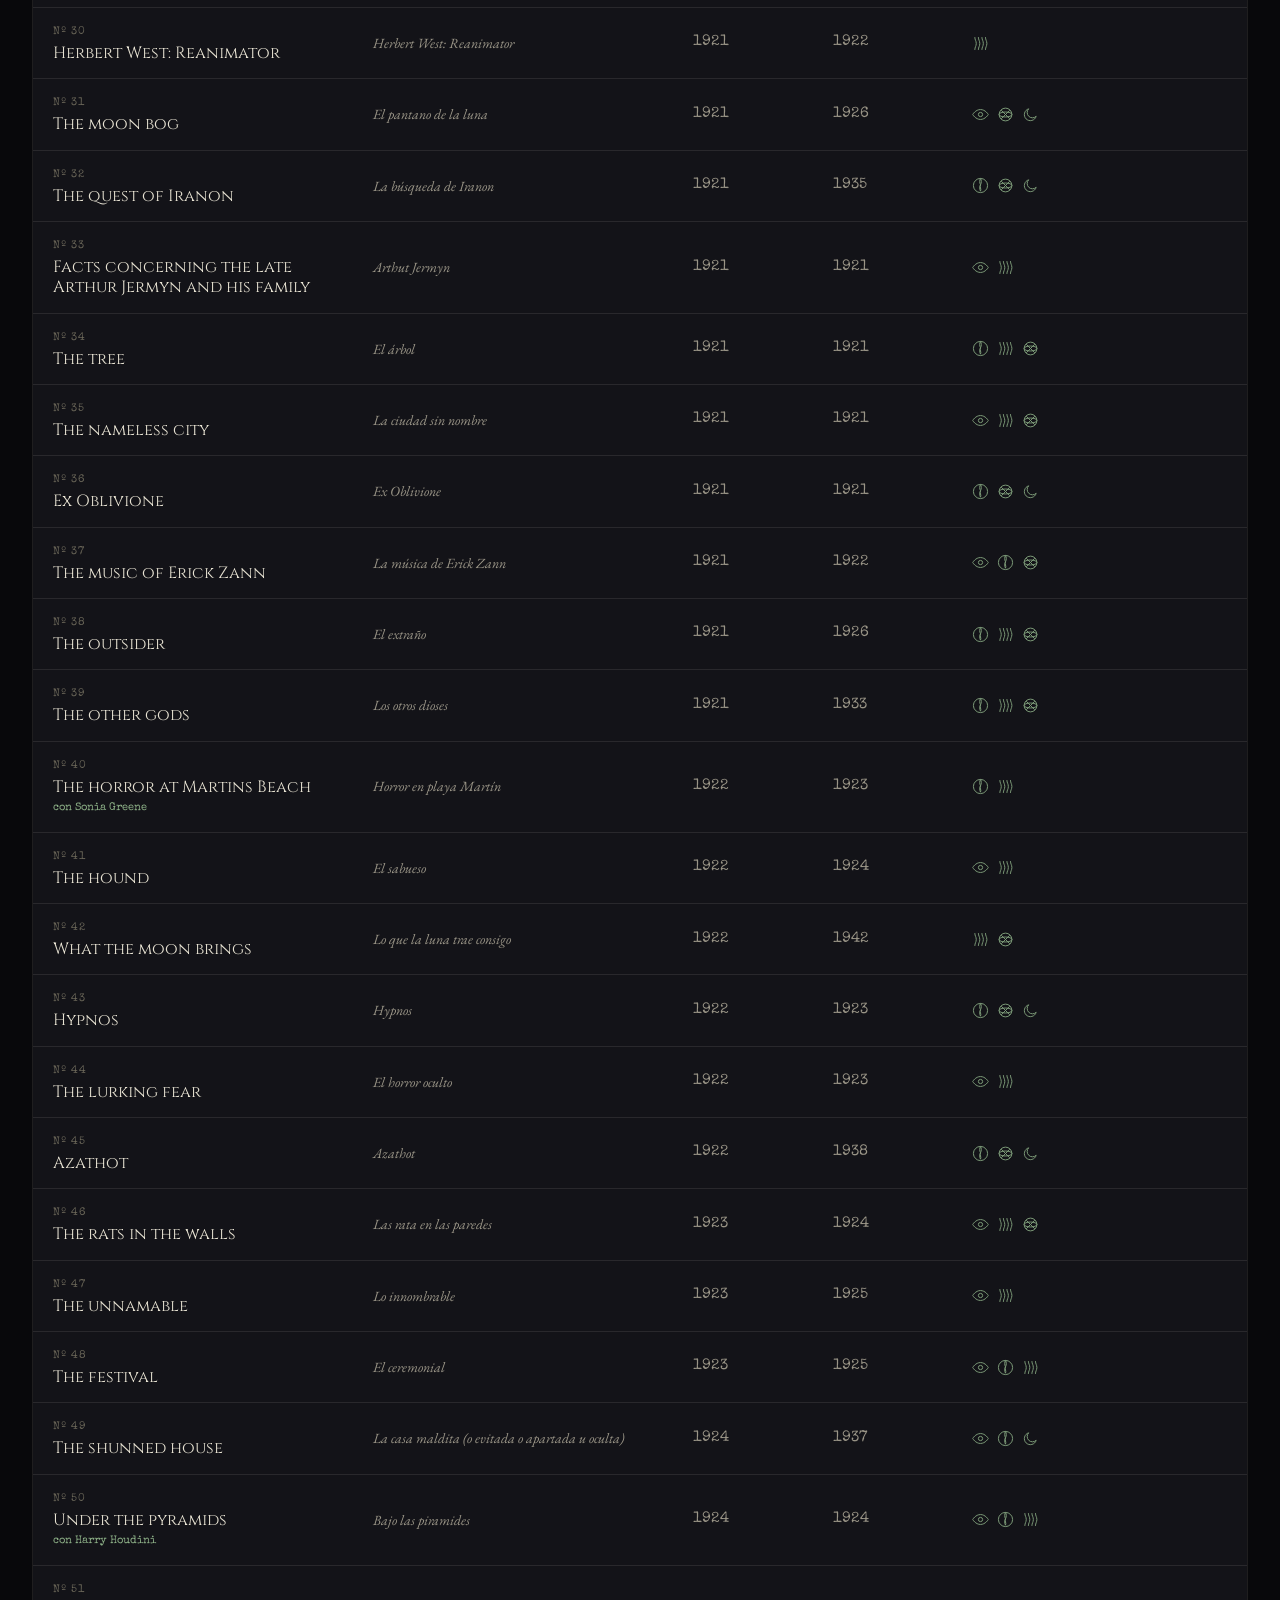
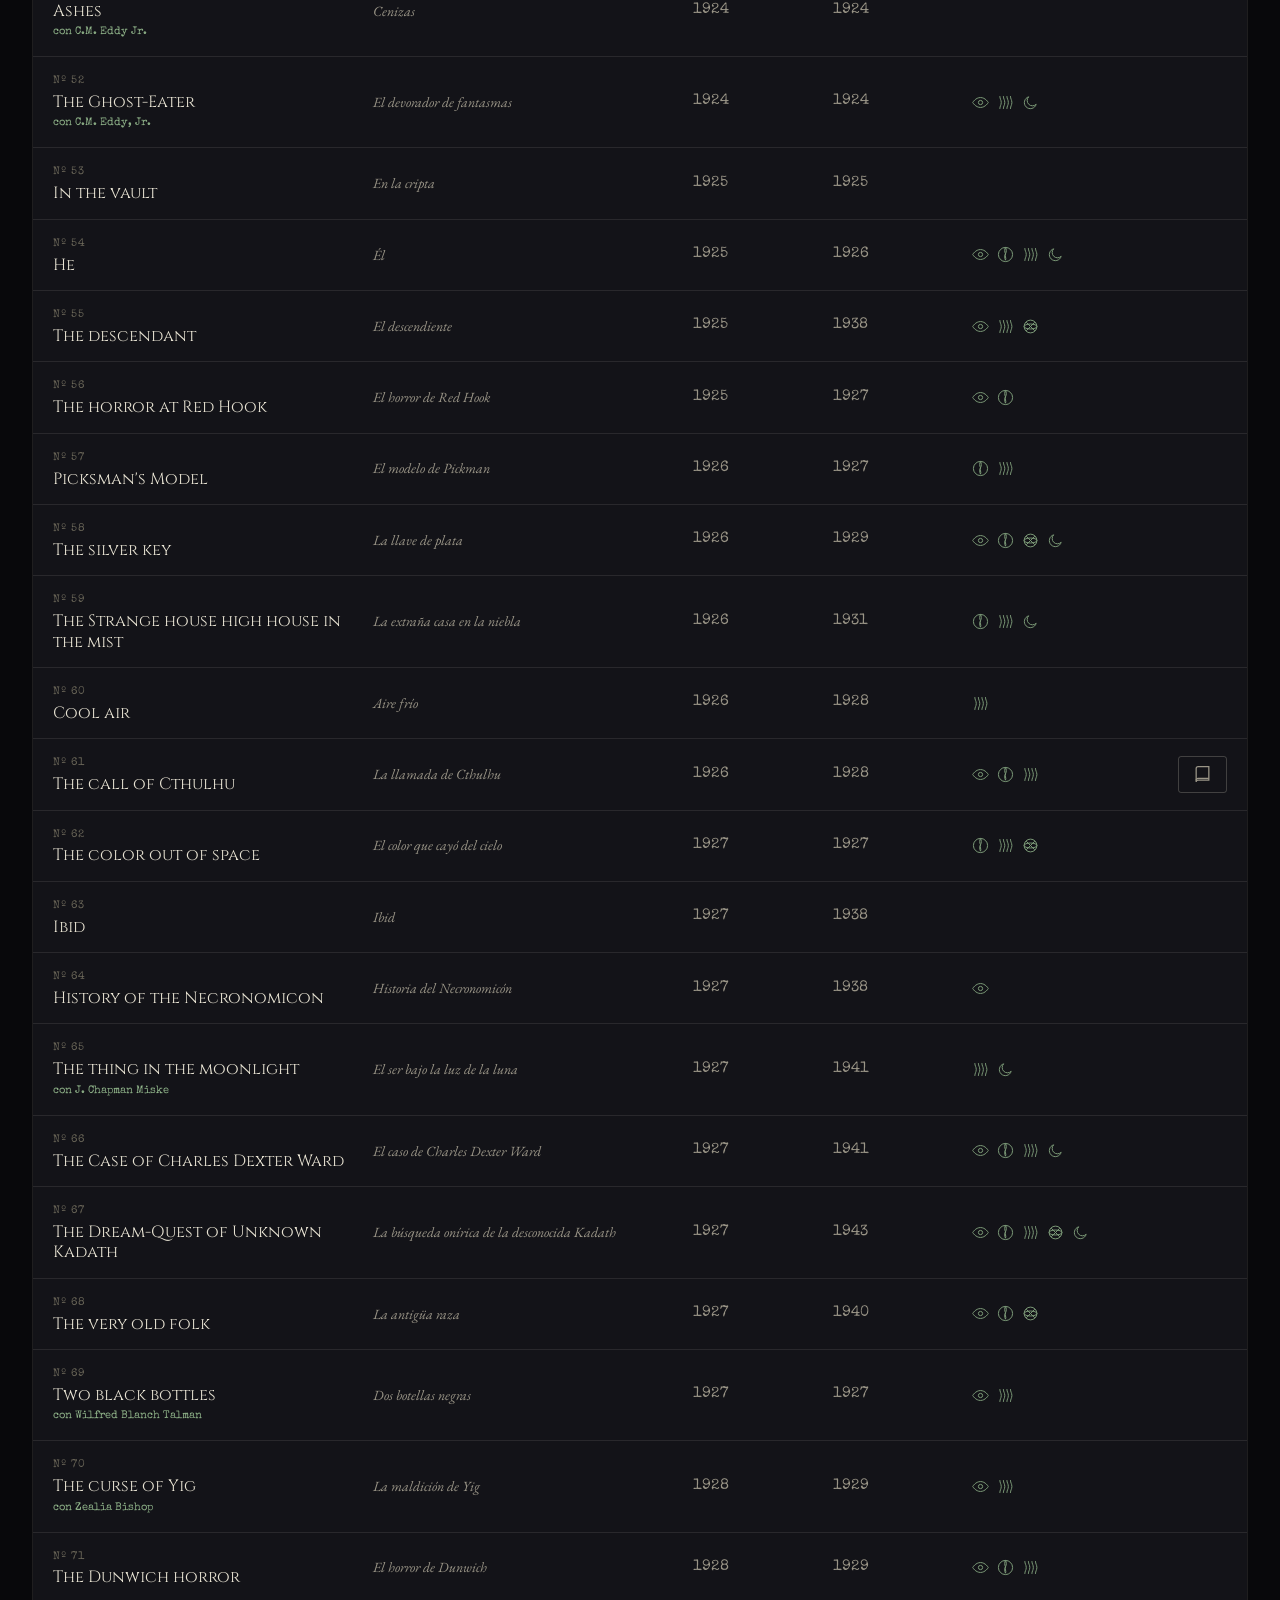
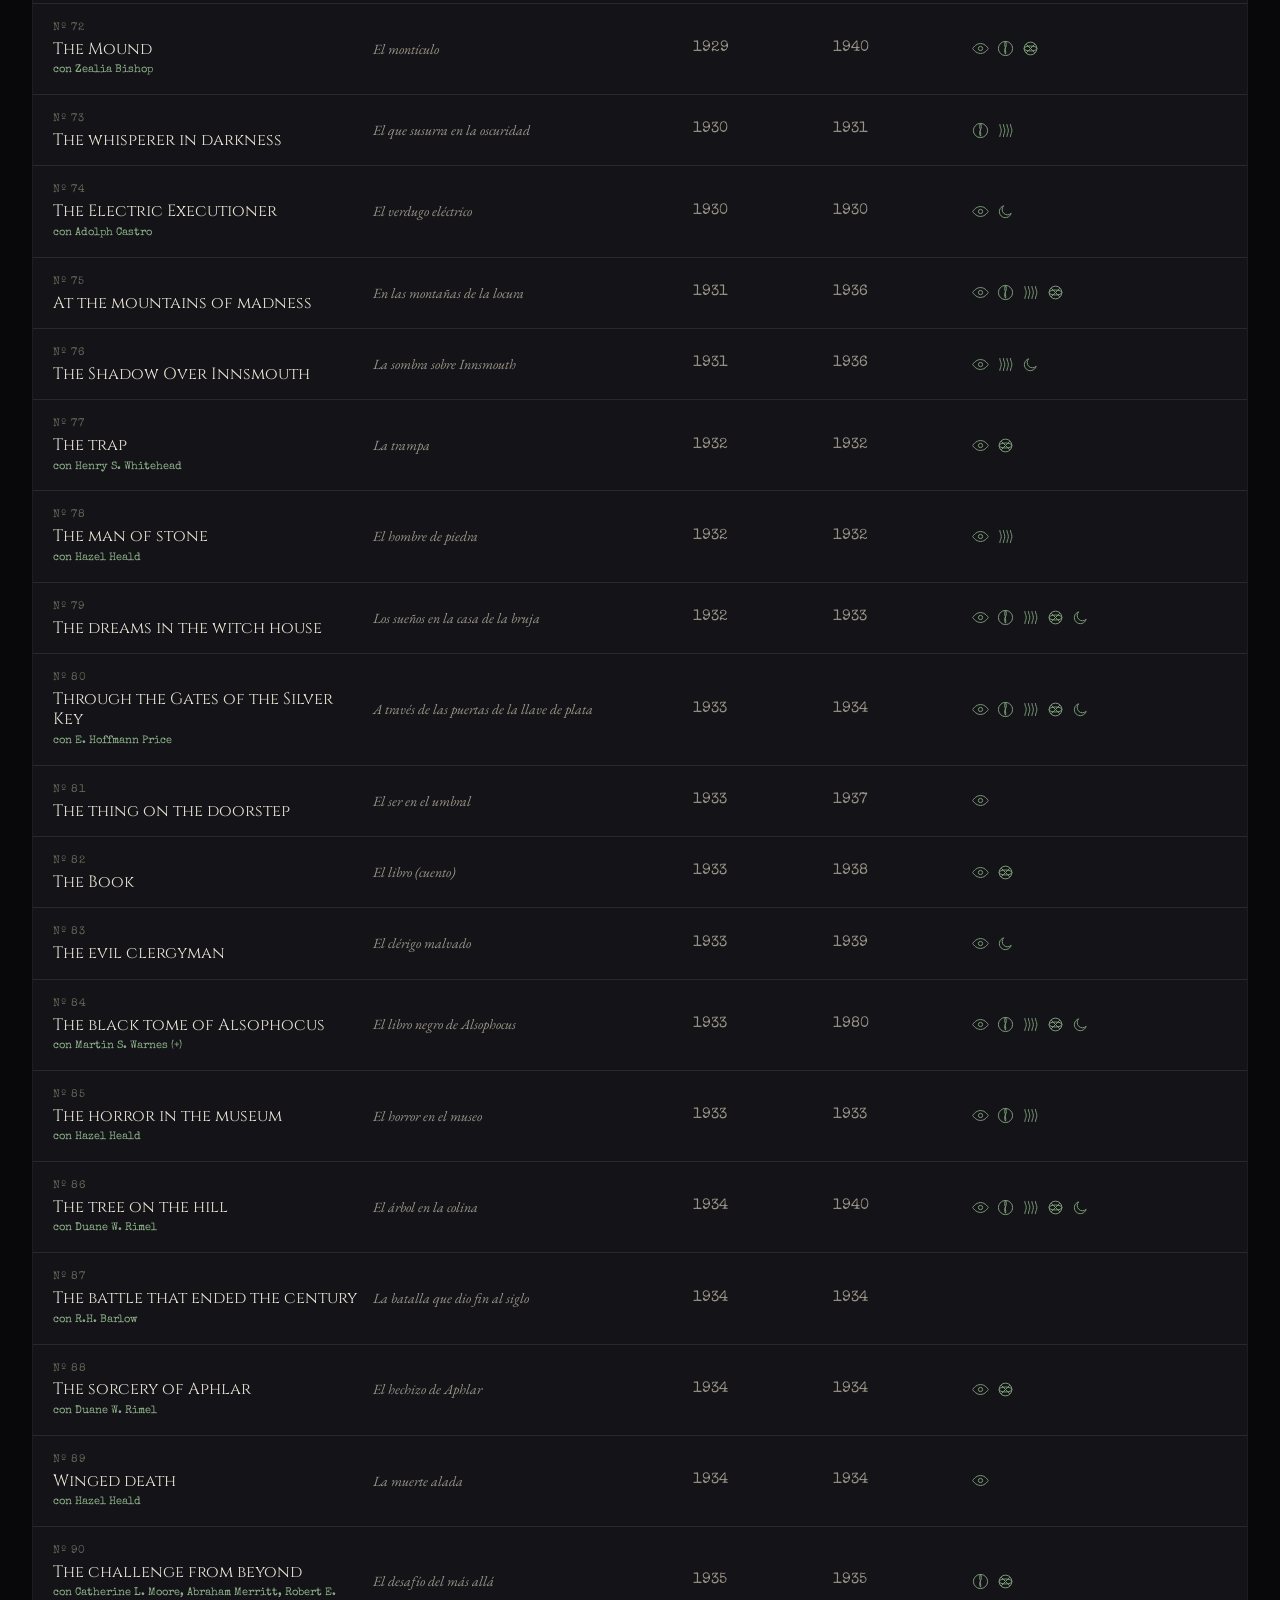
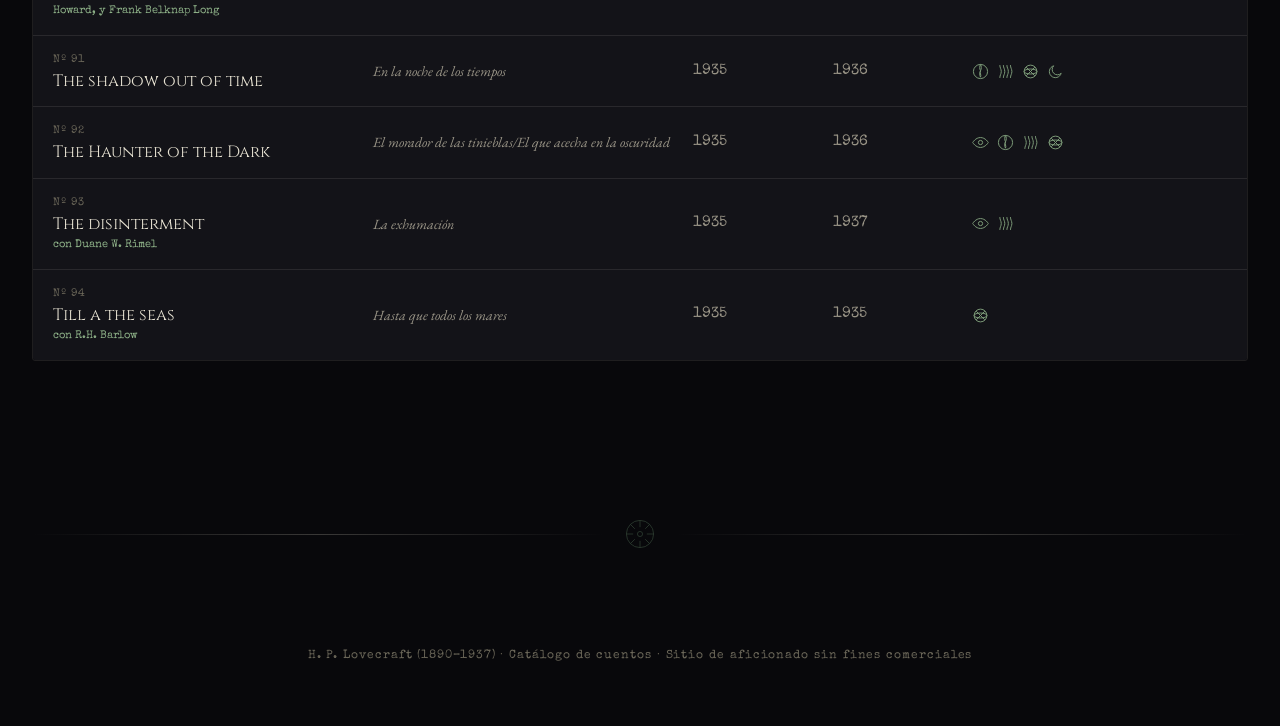
<file: data/lovecraft.html>
<!DOCTYPE html>
<html lang="es">
<head>
<meta charset="UTF-8">
<meta name="viewport" content="width=device-width, initial-scale=1.0">
<title>H. P. Lovecraft — Obra completa</title>
<meta name="description" content="Catálogo completo de los cuentos de H. P. Lovecraft: títulos originales y en español, fechas de escritura y publicación, categorías y lecturas.">
<link rel="stylesheet" href="lovecraft_styles.css">
</head>
<body>

<!-- Fondo sólido con río de iconos animados -->
<div class="grain-overlay" aria-hidden="true"></div>
<div class="icon-river" id="icon-river" aria-hidden="true"></div>

<!-- Definiciones SVG reutilizables (iconos monocromáticos) -->
<svg width="0" height="0" style="position:absolute" aria-hidden="true">
  <defs>
    <symbol id="icon-esoterico" viewBox="0 0 24 24" fill="none" stroke="currentColor" stroke-width="1.4">
      <path d="M1 12s4-7 11-7 11 7 11 7-4 7-11 7-11-7-11-7z"/>
      <circle cx="12" cy="12" r="3"/>
    </symbol>
    <symbol id="icon-cosmico" viewBox="0 0 24 24" fill="none" stroke="currentColor" stroke-width="1.4">
      <path d="M12 2c1.5 3 1.5 6 0 9-1.5 3-1.5 6 0 9M12 2c-1.5 3-1.5 6 0 9-1.5 3 1.5 6 0 9"/>
      <circle cx="12" cy="12" r="10"/>
    </symbol>
    <symbol id="icon-monstruos" viewBox="0 0 24 24" fill="none" stroke="currentColor" stroke-width="1.4">
      <path d="M4 3c0 4 2 5 2 9s-2 5-2 9M9 3c0 4 2 5 2 9s-2 5-2 9M14 3c0 4 2 5 2 9s-2 5-2 9M19 3c0 4 2 5 2 9s-2 5-2 9"/>
    </symbol>
    <symbol id="icon-mundos" viewBox="0 0 24 24" fill="none" stroke="currentColor" stroke-width="1.4">
      <circle cx="12" cy="12" r="9"/>
      <ellipse cx="12" cy="12" rx="9" ry="3.5"/>
      <path d="M6 6l12 12M18 6L6 18"/>
    </symbol>
    <symbol id="icon-suenos" viewBox="0 0 24 24" fill="none" stroke="currentColor" stroke-width="1.4">
      <path d="M20 14.5A8.5 8.5 0 1 1 9.5 4a6.5 6.5 0 0 0 10.5 10.5z"/>
    </symbol>
    <symbol id="icon-search" viewBox="0 0 24 24" fill="none" stroke="currentColor" stroke-width="1.8">
      <circle cx="11" cy="11" r="7"/><path d="M21 21l-4.3-4.3"/>
    </symbol>
    <symbol id="icon-book" viewBox="0 0 24 24" fill="none" stroke="currentColor" stroke-width="1.6">
      <path d="M4 4.5A2.5 2.5 0 0 1 6.5 2H20v17H6.5A2.5 2.5 0 0 0 4 21.5v-17z"/>
      <path d="M4 19.5A2.5 2.5 0 0 1 6.5 17H20"/>
    </symbol>
    <symbol id="icon-grid" viewBox="0 0 24 24" fill="none" stroke="currentColor" stroke-width="1.6">
      <rect x="3" y="3" width="7" height="7"/><rect x="14" y="3" width="7" height="7"/>
      <rect x="3" y="14" width="7" height="7"/><rect x="14" y="14" width="7" height="7"/>
    </symbol>
    <symbol id="icon-list" viewBox="0 0 24 24" fill="none" stroke="currentColor" stroke-width="1.6">
      <path d="M8 6h13M8 12h13M8 18h13"/><circle cx="3.5" cy="6" r="1"/><circle cx="3.5" cy="12" r="1"/><circle cx="3.5" cy="18" r="1"/>
    </symbol>
    <symbol id="icon-clear" viewBox="0 0 24 24" fill="none" stroke="currentColor" stroke-width="1.6">
      <path d="M3 6h18M8 6V4a1 1 0 0 1 1-1h6a1 1 0 0 1 1 1v2m2 0-1 14a2 2 0 0 1-2 2H8a2 2 0 0 1-2-2L5 6"/>
    </symbol>
    <symbol id="icon-chevron" viewBox="0 0 24 24" fill="none" stroke="currentColor" stroke-width="1.8">
      <path d="M6 9l6 6 6-6"/>
    </symbol>
    <symbol id="icon-sort" viewBox="0 0 24 24" fill="none" stroke="currentColor" stroke-width="1.8">
      <path class="sort-arrow" d="M12 4v16M12 4l-5 5M12 4l5 5"/>
    </symbol>
    <symbol id="icon-sigil" viewBox="0 0 40 40" fill="none" stroke="currentColor" stroke-width="1">
      <circle cx="20" cy="20" r="16"/>
      <circle cx="20" cy="20" r="3"/>
      <path d="M20 4v8M20 28v8M4 20h8M28 20h8M8.3 8.3l5.6 5.6M26.1 26.1l5.6 5.6M8.3 31.7l5.6-5.6M26.1 13.9l5.6-5.6"/>
    </symbol>
  </defs>
</svg>

<header class="hero">
  <div class="hero-inner">
    <div class="hero-portrait">
      <img src="img/lovecraft.png" alt="Retrato de H. P. Lovecraft"
           onerror="this.onerror=null;this.src='img/lovecraft-placeholder.svg';">
    </div>
    <div class="hero-text">
      <span class="eyebrow">Horror cósmico · Providence, Rhode Island</span>
      <h1>H. P. Lovecraft</h1>
      <p class="hero-dates">20 de agosto de 1890 — 15 de marzo de 1937</p>
      <p class="hero-bio">
        Howard Phillips Lovecraft nació en Providence, Rhode Island, y murió en la misma ciudad
        a los 46 años. Aunque en vida publicó casi exclusivamente en revistas pulp como
        <em>Weird Tales</em> y vivió con estrecheces económicas, hoy se le reconoce como uno de
        los padres del horror moderno y creador del llamado «horror cósmico». Su obra, poblada de
        dioses indiferentes, geometrías imposibles y conocimientos prohibidos, dio origen a lo que
        sus seguidores bautizarían como los Mitos de Cthulhu. Mantuvo una prolífica correspondencia
        con jóvenes escritores —Robert E. Howard, Clark Ashton Smith, August Derleth— que
        expandirían su universo tras su muerte. Nunca vio en vida el reconocimiento que alcanzaría
        décadas después, cuando su obra fue rescatada, traducida y estudiada en todo el mundo.
      </p>
    </div>
  </div>
</header>

<div class="sigil-divider" aria-hidden="true"><svg><use href="#icon-sigil"/></svg></div>

<section class="search-section" aria-label="Buscador">
  <form class="search-bar" id="search-form" role="search">
    <input type="search" id="search-input" placeholder="Buscar por título, tema, categoría o co-autor…" autocomplete="off">
    <button type="submit" class="btn-search"><svg><use href="#icon-search"/></svg>Buscar</button>
  </form>
</section>

<section class="filters-section" aria-label="Filtros y orden">
  <div class="filters-bar">

    <div class="category-dropdown">
      <button type="button" class="filter-control" id="category-toggle" aria-expanded="false">
        Categorías <svg><use href="#icon-chevron"/></svg>
      </button>
      <div class="category-menu" id="category-menu">
        <p class="category-menu-hint">Combina varias para ver solo los cuentos que las tengan todas.</p>
        <label><input type="checkbox" value="esoterico"><svg><use href="#icon-esoterico"/></svg>Esotérico</label>
        <label><input type="checkbox" value="cosmico"><svg><use href="#icon-cosmico"/></svg>Cósmico</label>
        <label><input type="checkbox" value="monstruos"><svg><use href="#icon-monstruos"/></svg>Monstruos</label>
        <label><input type="checkbox" value="suenos"><svg><use href="#icon-suenos"/></svg>Sueños</label>
        <label><input type="checkbox" value="mundos"><svg><use href="#icon-mundos"/></svg>Mundos</label>
      </div>
    </div>

    <button type="button" class="filter-control" id="sort-publish" data-sort="publish">
      Fecha de publicación <svg class="sort-icon"><use href="#icon-sort"/></svg>
    </button>
    <button type="button" class="filter-control" id="sort-writing" data-sort="writing">
      Fecha de escritura <svg class="sort-icon"><use href="#icon-sort"/></svg>
    </button>

    <div class="view-toggle" role="group" aria-label="Vista">
      <button type="button" id="view-list" class="active" aria-pressed="true" title="Vista de lista"><svg><use href="#icon-list"/></svg></button>
      <button type="button" id="view-grid" aria-pressed="false" title="Vista de bloques"><svg><use href="#icon-grid"/></svg></button>
    </div>

    <button type="button" class="btn-clear" id="btn-clear"><svg><use href="#icon-clear"/></svg>Limpiar</button>
  </div>
</section>

<p class="results-count" id="results-count" aria-live="polite"></p>

<main class="cards-section">
  <div class="cards-wrap">
    <div class="cards-list" id="list-view"></div>
    <div class="cards-grid" id="grid-view" style="display:none;"></div>
    <p class="no-results" id="no-results">No se encontró ningún cuento con esos criterios.</p>
  </div>
</main>

<div class="sigil-divider" aria-hidden="true"><svg><use href="#icon-sigil"/></svg></div>

<footer>
  H. P. Lovecraft (1890–1937) · Catálogo de cuentos · Sitio de aficionado sin fines comerciales
</footer>

<script src="js/lovecraft_script.js"></script>
</body>
</html>
</file>
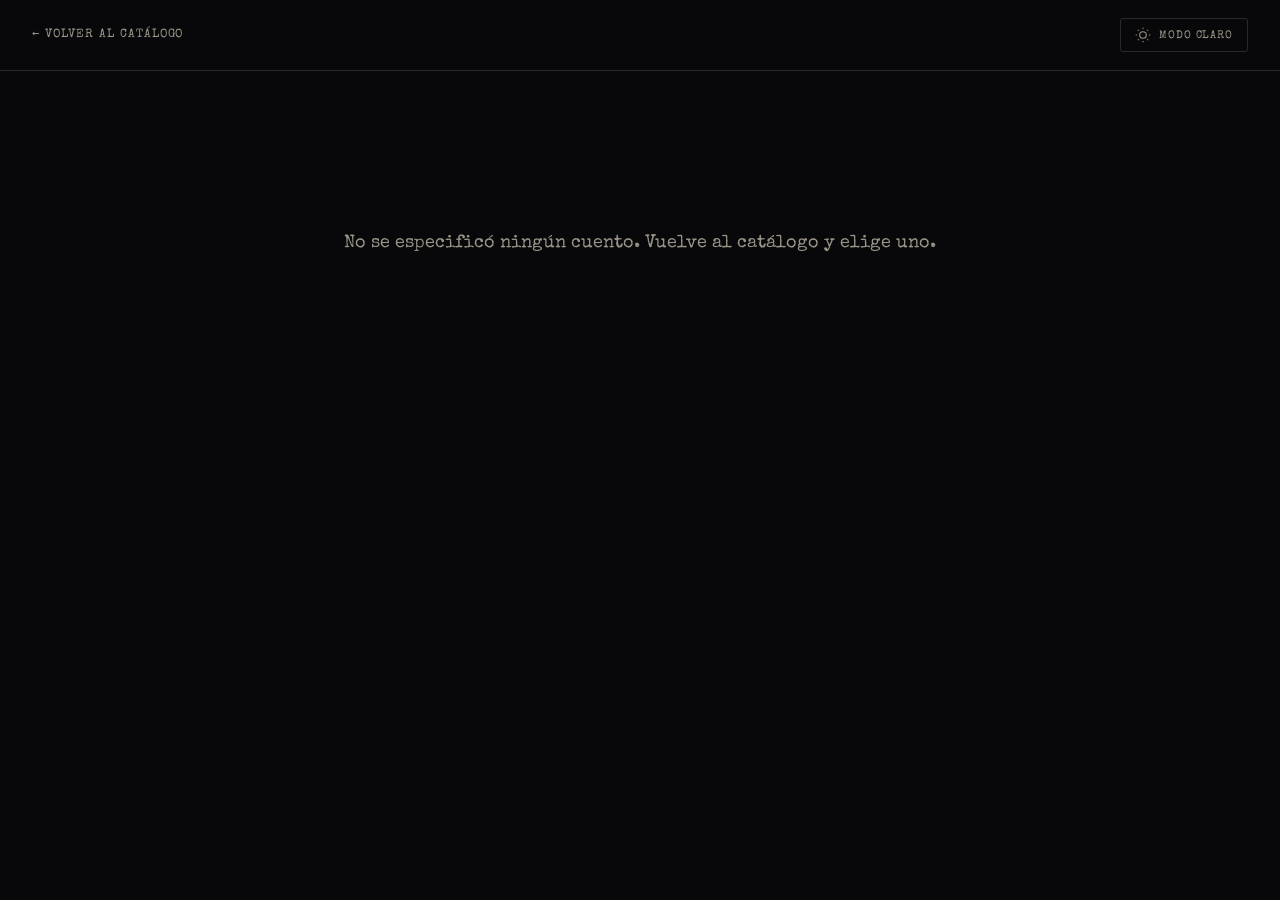
<file: data/js/lovecraftstories.html>
<!DOCTYPE html>
<html lang="es">
<head>
<meta charset="UTF-8">
<meta name="viewport" content="width=device-width, initial-scale=1.0">
<title>H. P. Lovecraft — Lectura</title>
<link rel="preconnect" href="https://fonts.googleapis.com">
<style>
  @import url('https://fonts.googleapis.com/css2?family=Cinzel:wght@600;700&family=EB+Garamond:ital,wght@0,400;0,500;1,400&family=Special+Elite&display=swap');

  :root{
    --bg: #08080b;
    --text: #e8e3d3;
    --text-dim: #9a9587;
    --accent: #8fb389;
    --border: rgba(232,227,211,0.15);
    --font-display: 'Cinzel', serif;
    --font-body: 'EB Garamond', serif;
    --font-mono: 'Special Elite', monospace;
  }
  [data-theme="light"]{
    --bg: #f3f1e8;
    --text: #14140f;
    --text-dim: #4a4738;
    --accent: #3d5240;
    --border: rgba(20,20,15,0.15);
  }

  *{ box-sizing: border-box; }
  body{
    margin: 0;
    background: var(--bg);
    color: var(--text);
    font-family: var(--font-body);
    font-size: 1.15rem;
    line-height: 1.75;
    transition: background 0.3s ease, color 0.3s ease;
  }

  .top-bar{
    position: sticky; top: 0;
    display: flex; align-items: center; justify-content: space-between;
    padding: 18px 32px;
    background: var(--bg);
    border-bottom: 1px solid var(--border);
    z-index: 10;
  }
  .back-link{
    font-family: var(--font-mono);
    font-size: 0.75rem;
    letter-spacing: 0.08em;
    text-transform: uppercase;
    color: var(--text-dim);
    text-decoration: none;
    display: flex; align-items: center; gap: 8px;
  }
  .back-link:hover{ color: var(--accent); }

  .theme-toggle{
    display: flex; align-items: center; gap: 8px;
    background: transparent;
    border: 1px solid var(--border);
    color: var(--text-dim);
    border-radius: 3px;
    padding: 8px 14px;
    font-family: var(--font-mono);
    font-size: 0.7rem;
    letter-spacing: 0.08em;
    text-transform: uppercase;
    cursor: pointer;
  }
  .theme-toggle:hover{ color: var(--accent); border-color: var(--accent); }
  .theme-toggle svg{ width: 16px; height: 16px; }

  main{ max-width: 720px; margin: 0 auto; padding: 56px 24px 120px; }

  .story-no{
    font-family: var(--font-mono);
    font-size: 0.8rem;
    color: var(--text-dim);
    letter-spacing: 0.1em;
    display: block;
    margin-bottom: 18px;
  }
  h1{
    font-family: var(--font-display);
    font-size: clamp(2rem, 4vw, 2.8rem);
    margin: 0 0 8px;
    line-height: 1.15;
  }
  h2{
    font-family: var(--font-body);
    font-style: italic;
    font-weight: 400;
    font-size: 1.3rem;
    color: var(--text-dim);
    margin: 0 0 40px;
  }

  .story-body p{ margin: 0 0 1.4em; }
  .story-body p:first-of-type::first-letter{
    font-family: var(--font-display);
    font-size: 3em;
    float: left;
    line-height: 0.8;
    padding: 0.05em 0.1em 0 0;
    color: var(--accent);
  }
  .story-body blockquote{
    margin: 2em 0;
    padding: 0.4em 0 0.4em 1.2em;
    border-left: 3px solid var(--accent);
    font-style: italic;
    color: var(--text-dim);
  }

  .story-footnote{
    margin-top: 56px;
    padding-top: 20px;
    border-top: 1px solid var(--border);
    font-family: var(--font-mono);
    font-size: 0.75rem;
    color: var(--text-dim);
    letter-spacing: 0.03em;
  }

  .state-message{
    max-width: 720px;
    margin: 100px auto;
    text-align: center;
    font-family: var(--font-mono);
    color: var(--text-dim);
    padding: 0 24px;
  }
</style>
</head>
<body>

<div class="top-bar">
  <a class="back-link" href="../lovecraft.html">&larr; Volver al catálogo</a>
  <button class="theme-toggle" id="theme-toggle" type="button">
    <svg id="theme-icon" viewBox="0 0 24 24" fill="none" stroke="currentColor" stroke-width="1.6"><circle cx="12" cy="12" r="5"/><path d="M12 1v2M12 21v2M4.2 4.2l1.4 1.4M18.4 18.4l1.4 1.4M1 12h2M21 12h2M4.2 19.8l1.4-1.4M18.4 5.6l1.4-1.4"/></svg>
    <span id="theme-label">Modo claro</span>
  </button>
</div>

<main id="story-container">
  <p class="state-message" id="loading-message">Invocando el texto…</p>
</main>

<script>
(function () {
  'use strict';

  // ---- Tema claro/oscuro ----
  const root = document.documentElement;
  const toggleBtn = document.getElementById('theme-toggle');
  const themeLabel = document.getElementById('theme-label');
  const themeIcon = document.getElementById('theme-icon');

  function applyTheme(theme) {
    if (theme === 'light') {
      root.setAttribute('data-theme', 'light');
      themeLabel.textContent = 'Modo oscuro';
    } else {
      root.removeAttribute('data-theme');
      themeLabel.textContent = 'Modo claro';
    }
  }

  const savedTheme = localStorage.getItem('lovecraft-theme') || 'dark';
  applyTheme(savedTheme);

  toggleBtn.addEventListener('click', () => {
    const current = root.getAttribute('data-theme') === 'light' ? 'light' : 'dark';
    const next = current === 'light' ? 'dark' : 'light';
    applyTheme(next);
    localStorage.setItem('lovecraft-theme', next);
  });

  // ---- Carga del cuento según ?no= en la URL ----
  const params = new URLSearchParams(window.location.search);
  const no = params.get('no');
  const container = document.getElementById('story-container');

  function renderMessage(text) {
    container.innerHTML = `<p class="state-message">${text}</p>`;
  }

  if (!no) {
    renderMessage('No se especificó ningún cuento. Vuelve al catálogo y elige uno.');
    return;
  }

  fetch('lovecraft-stories.json')
    .then((res) => res.json())
    .then((stories) => {
      const story = stories.find((s) => String(s.no) === String(no));
      if (!story) {
        renderMessage('Este cuento todavía no tiene texto disponible.');
        return;
      }
      container.innerHTML = `
        <span class="story-no">Nº ${story.no}</span>
        <h1>${story.titleEnglish}</h1>
        <h2>${story.titleSpanish}</h2>
        <div class="story-body">${story.text}</div>
        ${story.footnote ? `<p class="story-footnote">${story.footnote}</p>` : ''}
      `;
      document.title = `${story.titleEnglish} — H. P. Lovecraft`;
    })
    .catch((err) => {
      console.error(err);
      renderMessage('No se pudo cargar el texto. Si abriste el archivo directamente en el navegador, ejecuta un servidor local (ej. "npx serve").');
    });
})();
</script>
</body>
</html>
</file>
<file: data/styles.css>
/* ============================================
   FUENTES PERSONALIZADAS
   ============================================ */
@font-face {
    font-family: 'Nomad';
    src: url('fnt/Nomad.woff') format('woff');
    font-weight: normal;
    font-style: normal;
    font-display: swap;
}

@font-face {
    font-family: 'Noche';
    src: url('fnt/Noche-Regular.woff') format('woff');
    font-weight: 400;
    font-style: normal;
    font-display: swap;
}

@font-face {
    font-family: 'Noche';
    src: url('fnt/Noche-Bold.woff') format('woff');
    font-weight: 700;
    font-style: normal;
    font-display: swap;
}

/* ============================================
   VARIABLES CSS
   ============================================ */
:root {
    /* Colores principales */
    --color-rojo: #8e0c25;
    /* --color-amarillo: #ffbf00; */
    --color-amarillo: #faf2b0;
    --color-hueso: #faf2b0;
    --color-negro: #000000;
    --color-blanco: #ffffff;
    
    /* Fuentes */
    --font-titulo: 'Nomad', serif;
    --font-texto: 'Noche', serif;
    
    /* Sombras */
    --sombra-texto-titulo: 4px 4px 0 var(--color-rojo);
    --sombra-caja: 0 8px 30px rgba(142, 12, 37, 0.5);
    --sombra-caja-fuerte: 0 12px 40px rgba(142, 12, 37, 0.8);
    
    /* Transiciones */
    --transition-smooth: all 0.4s cubic-bezier(0.4, 0, 0.2, 1);
    --transition-bounce: all 0.6s cubic-bezier(0.68, -0.55, 0.265, 1.55);
}

/* ============================================
   RESET Y BASE
   ============================================ */
* {
    margin: 0;
    padding: 0;
    box-sizing: border-box;
}

html {
    scroll-behavior: smooth;
    overflow-x: hidden;
}

body {
    font-family: var(--font-texto);
    font-weight: 400;
    color: var(--color-hueso);
    line-height: 1.7;
    overflow-x: hidden;
    position: relative;
    background-color: var(--color-negro);
}

::selection {
    background-color: var(--color-rojo);
    color: var(--color-amarillo);
}

/* ============================================
   FRANJAS BLUR SUPERIORES E INFERIORES
   ============================================ */
.blur-strip-top,
.blur-strip-bottom {
    position: fixed;
    left: 0;
    width: 100%;
    height: 8px;
    background: linear-gradient(180deg, var(--color-rojo) 0%, transparent 100%);
    z-index: 9999;
    pointer-events: none;
    filter: blur(3px);
}

.blur-strip-top {
    top: 0;
}

.blur-strip-bottom {
    bottom: 0;
    background: linear-gradient(0deg, var(--color-rojo) 0%, transparent 100%);
}

/* ============================================
   MENÚ FLOTANTE - BOTÓN LIBRO
   ============================================ */
.menu-toggle {
    position: fixed;
    top: 20px;
    right: 20px;
    width: 70px;
    height: 70px;
    background-color: var(--color-negro);
    border: 3px solid var(--color-rojo);
    border-radius: 50%;
    display: flex;
    align-items: center;
    justify-content: center;
    cursor: pointer;
    z-index: 10001;
    box-shadow: 0 6px 25px rgba(142, 12, 37, 0.6);
    transition: var(--transition-smooth);
}

.menu-toggle:hover {
    transform: scale(1.1) rotate(10deg);
    box-shadow: 0 10px 35px rgba(142, 12, 37, 0.9);
}

.menu-toggle img {
    width: 45px;
    height: 45px;
    object-fit: contain;
}

/* ============================================
   MENÚ DESPLEGABLE - HORIZONTAL
   ============================================ */
.menu-nav {
    position: fixed;
    top: 10px;
    right: -100%;
    height: auto;
    /* background-color: rgba(255, 191, 0, 0.6); */
    background-color: var(--color-hueso);
    border-radius: 1rem 0 0 1rem;
    border: .2rem solid var(--color-negro);
    border-right-color: var(--color-hueso);
    backdrop-filter: blur(10px);
    -webkit-backdrop-filter: blur(10px);
    z-index: 10000;
    padding: 0px 100px 0px 40px;
    transition: right 0.5s cubic-bezier(0.68, -0.55, 0.265, 1.55);
}

.menu-nav.active {
    right: 0;
}

.menu-items {
    display: flex;
    flex-direction: row;
    align-items: center;
    gap: 40px;
}

.menu-item {
    display: flex;
    align-items: center;
    gap: 15px;
    padding: 8px 0 0px 0;
    text-decoration: none;
    color: var(--color-rojo);
    font-family: var(--font-titulo);
    font-size: 1.4rem;
    border-bottom: 5px solid transparent;
    border-right: 5px solid transparent;
    transition: var(--transition-smooth);
}

.menu-item:hover {
    transform: translateY(-3px);
    border-bottom-color: var(--color-negro);
}

.menu-item.active {
    border-bottom-color: var(--color-negro);
    border-right-color: var(--color-negro);
    color: var(--color-negro);
    font-weight: bold;
    /* background-color: rgba(216, 203, 165, 0.6); */
}

.menu-text {
    order: 1;
    max-width: 50px;
    line-height: 1;
}

.menu-icon {
    order: 2;
    width: 50px;
    height: 80px;
    object-fit: contain;
}

/* ============================================
   SECCIONES BASE
   ============================================ */
.section {
    min-height: 100vh;
    position: relative;
    display: flex;
    align-items: center;
    justify-content: center;
    background-image: url(img/index-bg.jpg);
    background-repeat: no-repeat;
    background-size: cover;
    background-position: center;
}

.section-border {
    max-width: 1400px;
    width: calc(100% - 80px);
    min-height: calc(100vh - 80px);
    margin: 0 auto;
    border: 4px solid var(--color-rojo);
    border-radius: 30px;
    padding: 60px 40px;
    position: relative;
    background-color: transparent;
}

.section-content {
    max-width: 1400px;
    margin: 0 auto;
    position: relative;
    z-index: 10;
}

/* ============================================
   SECCIÓN 1: HOME
   ============================================ */
.section-home {
    background-image: url('img/home-bg.png');
    background-size: cover;
    background-position: center;
    background-attachment: fixed;
}


.home-content {
    display: flex;
    align-items: center;
    justify-content: center;
    gap: 40px;
    width: 100%;
    margin-top: 8%;
}

/* Tarjeta giratoria */
.flip-card {
    perspective: 1000px;
    width: 400px;
    height: 550px;
}

.flip-card-inner {
    position: relative;
    width: 100%;
    height: 100%;
    transition: transform 0.8s;
    transform-style: preserve-3d;
}

.flip-card:hover .flip-card-inner,
.flip-card-inner.flipped {
    transform: rotateY(180deg);
}

.flip-card-front,
.flip-card-back {
    position: absolute;
    width: 100%;
    height: 100%;
    backface-visibility: hidden;
    border: 5px solid var(--color-amarillo);
    border-radius: 15px;
    overflow: hidden;
    box-shadow: var(--sombra-caja-fuerte);
}

.flip-card-front {
    background-color: var(--color-negro);
    transform: rotate(-5deg);
}

.flip-card-front img {
    width: 100%;
    height: 100%;
    object-fit: cover;
}

.flip-card-back {
    background-color: var(--color-rojo);
    transform: rotateY(180deg) rotate(5deg);
    padding: 40px 30px;
    display: flex;
    align-items: center;
    justify-content: center;
}

.bio-text {
    color: var(--color-hueso);
    font-size: 1rem;
    line-height: 1.6;
    text-align: justify;
}

/* Texto nombre y título */
.home-title-container {
    display: flex;
    flex-direction: column;
    align-items: flex-start;
    gap: 20px;
}

.home-name {
    font-family: var(--font-titulo);
    font-size: 5rem;
    color: var(--color-amarillo);
    text-shadow: var(--sombra-texto-titulo);
    line-height: 1.1;
}

.home-subtitle {
    font-family: var(--font-titulo);
    font-size: 2.5rem;
    color: var(--color-amarillo);
    text-shadow: var(--sombra-texto-titulo);
}

/* Eslogan - FIJO en la esquina inferior derecha */
.home-tagline {
    font-family: var(--font-texto);
    font-style: italic;
    font-size: 1.4rem;
    font-weight: 400;
    color: var(--color-hueso);
    margin-top: 20px;
    text-shadow: 2px 2px 4px rgba(0, 0, 0, 0.8);
}

/* Máquina que huye del cursor */
.fleeing-machine {
    position: absolute;
    width: 80px;
    height: 80px;
    transition: all 0.15s ease-out;
    pointer-events: all;
    z-index: 5;
    cursor: not-allowed;
}

.fleeing-machine img {
    width: 100%;
    height: 100%;
    object-fit: contain;
    pointer-events: none;
}

/* ============================================
   SECCIÓN 2: AMISTAD NIGROMANTE
   ============================================ */
.section-amistad {
    background-color: var(--color-hueso);
    background-image: none;
}

.amistad-content {
    display: grid;
    grid-template-columns: 1fr 1fr;
    gap: 60px;
    align-items: center;
    min-height: calc(100vh - 200px);
}

.amistad-left {
    display: flex;
    flex-direction: column;
    gap: 30px;
    align-items: flex-start;
}

.amistad-logo {
    width: 100%;
    max-width: 800px;
}

.amistad-text {
    color: var(--color-negro);
    font-size: 1.2rem;
    line-height: 1.7;
    text-align: justify;
}

.amistad-lebri {
    width: 200px;
    align-self: center;
}

.amistad-right {
    display: flex;
    justify-content: center;
    align-items: center;
}

.amistad-book {
    width: 100%;
    max-width: 650px;
    animation: bounce 3s ease-in-out infinite;
}

@keyframes bounce {
    0%, 100% { transform: translateY(0); }
    50% { transform: translateY(-20px); }
}

/* ============================================
   MICRO-SECCIONES: FRASES CON EFECTO PINCELADA
   ============================================ */
.phrase-section {
    margin: 0px 0 0 0;
    padding: 0;
    background-color: var(--color-rojo);
    min-height: 100px;
    position: relative;
    overflow: hidden;
    width: 100vw;
    margin-left: calc(-50vw + 50%);
    /* Efecto de pincelada más quebrado y agresivo */
    /* clip-path: polygon(
        0% 8%, 1% 2%, 3% 12%, 5% 0%, 7% 10%, 9% 3%, 12% 15%, 15% 1%, 
        18% 11%, 21% 4%, 24% 14%, 27% 2%, 30% 9%, 33% 5%, 36% 13%, 39% 1%,
        42% 10%, 45% 3%, 48% 12%, 51% 0%, 54% 11%, 57% 4%, 60% 14%, 63% 2%,
        66% 9%, 69% 5%, 72% 13%, 75% 1%, 78% 10%, 81% 4%, 84% 12%, 87% 2%,
        90% 11%, 93% 3%, 96% 13%, 98% 1%, 99% 8%, 100% 5%,
        
        100% 92%, 99% 98%, 97% 88%, 95% 100%, 93% 90%, 91% 97%, 88% 85%, 85% 99%,
        82% 89%, 79% 96%, 76% 86%, 73% 98%, 70% 91%, 67% 95%, 64% 87%, 61% 99%,
        58% 90%, 55% 97%, 52% 88%, 49% 100%, 46% 89%, 43% 96%, 40% 86%, 37% 98%,
        34% 91%, 31% 95%, 28% 87%, 25% 99%, 22% 90%, 19% 96%, 16% 88%, 13% 98%,
        10% 89%, 7% 97%, 4% 87%, 2% 99%, 1% 92%, 0% 95%
    ); */
}

.phrase-content {
    padding: 2rem 0;
    display: grid;
    grid-template-columns: 80% auto 20%;
    gap: 20px;
    align-items: center;
    max-width: 1000px;
    margin: 0 auto;
}

.phrase-text {
    font-family: var(--font-texto);
    font-style: italic;
    font-size: 1.2rem;
    color: var(--color-amarillo);
    text-align: left;
    line-height: 1.7;
}

/* Divisor con línea de puntos */
.phrase-divider {
    width: 2px;
    height: 100%;
    min-height: 80px;
    background-image: repeating-linear-gradient(
        to bottom,
        var(--color-negro),
        var(--color-negro) 4px,
        transparent 4px,
        transparent 8px
    );
}

.phrase-source {
    text-align: right;
    font-family: var(--font-texto);
    font-size: 1rem;
    color: var(--color-amarillo);
}

.phrase-story {
    font-weight: 700;
    font-size: 1.1rem;
    margin-bottom: 5px;
}

.phrase-publication {
    font-size: 0.95rem;
    opacity: 0.9;
}

/* ============================================
   SECCIÓN 3: CEMENTERIO NIGROMANTE
   ============================================ */
.section-cemetery {
    background-color: var(--color-negro);
}

.cemetery-title {
    font-family: var(--font-titulo);
    font-size: 8rem;
    color: var(--color-amarillo);
    text-shadow: var(--sombra-texto-titulo);
    text-align: center;
    margin-bottom: 40px;
}

.cemetery-description {
    color: var(--color-hueso);
    font-size: 1.2rem;
    text-align: center;
    margin-bottom: 60px;
    max-width: 800px;
    margin-left: auto;
    margin-right: auto;
}

.cemetery-buttons {
    display: flex;
    flex-wrap: wrap;
    justify-content: center;
    gap: 40px;
    max-width: 1300px;
    margin: 0 auto;
}

.cemetery-button {
    display: flex;
    flex-direction: column;
    align-items: center;
    gap: 15px;
    padding: 0;
    background-color: transparent;
    border: none;
    text-decoration: none;
    transition: var(--transition-bounce);
    cursor: pointer;
}

.cemetery-button:hover {
    transform: translateY(-15px) scale(1.1);
}

.cemetery-button img {
    width: 120px;
    height: 120px;
    object-fit: contain;
    filter: drop-shadow(0 4px 15px rgba(142, 12, 37, 0.6));
    transition: var(--transition-smooth);
}

.cemetery-button:hover img {
    filter: drop-shadow(0 8px 30px rgba(142, 12, 37, 0.9));
}

.cemetery-button-line {
    width: 100%;
    height: 2px;
    background-color: var(--color-hueso);
}

.cemetery-button-year {
    font-family: var(--font-titulo);
    font-size: 2rem;
    color: var(--color-hueso);
}

/* ============================================
   SECCIÓN 4: LECTOR INEFABLE
   ============================================ */
.section-lector {
    background-color: var(--color-negro);
}

.lector-content {
    display: grid;
    grid-template-columns: 1fr 1fr;
    gap: 80px;
    align-items: center;
    min-height: calc(100vh - 200px);
}

.lector-left {
    display: flex;
    flex-direction: column;
    gap: 30px;
}

.lector-title {
    font-family: var(--font-titulo);
    font-size: 6rem;
    color: var(--color-amarillo);
    text-shadow: var(--sombra-texto-titulo);
}

.lector-text {
    color: var(--color-hueso);
    font-size: 1.2rem;
    line-height: 1.7;
}

.lector-button {
    display: flex;
    align-items: center;
    justify-content: center;
    padding: 0px;
    background-color: var(--color-amarillo);
    border: 3px solid var(--color-rojo);
    border-radius: 10px;
    color: var(--color-rojo);
    font-family: var(--font-titulo);
    font-size: 3rem;
    text-decoration: none;
    transition: var(--transition-bounce);
    cursor: pointer;
    width: 100%;
}

.lector-button:hover {
    transform: translateY(-5px) scale(1.05);
    box-shadow: var(--sombra-caja-fuerte);
}

/* Rompecabezas */
.puzzle-container {
    width: 100%;
    max-width: 550px;
    aspect-ratio: 1;
    position: relative;
    border-top: 5px solid var(--color-amarillo);
    border-bottom: 5px solid var(--color-amarillo);
    background-color: rgba(0, 0, 0, 0.5);
    box-shadow: var(--sombra-caja);
    margin: 0 auto;
}

.puzzle-piece {
    position: absolute;
    cursor: move;
    transition: transform 0.3s ease;
}

.puzzle-piece:hover {
    transform: scale(1.05);
    z-index: 100;
}

.puzzle-piece.correct {
    cursor: default;
    animation: piecePlaced 0.5s ease;
}

/* Botón de reinicio del puzzle */
.puzzle-reset-button {
    position: absolute;
    bottom: 10px;
    right: 10px;
    width: 50px;
    height: 50px;
    background-color: var(--color-amarillo);
    border: 3px solid var(--color-rojo);
    border-radius: 50%;
    display: flex;
    align-items: center;
    justify-content: center;
    cursor: pointer;
    z-index: 3000;
    transition: var(--transition-bounce);
    box-shadow: 0 4px 15px rgba(0, 0, 0, 0.3);
}

.puzzle-reset-button:hover {
    transform: scale(1.1) rotate(180deg);
    box-shadow: 0 6px 25px rgba(142, 12, 37, 0.6);
}

.puzzle-reset-button svg {
    color: var(--color-rojo);
}

@keyframes piecePlaced {
    0% { filter: brightness(1); }
    50% { filter: brightness(1.5) drop-shadow(0 0 15px var(--color-amarillo)); }
    100% { filter: brightness(1); }
}

/* ============================================
   SECCIÓN 5: GALERÍA DE HORRORES
   ============================================ */
.section-galeria {
    background-color: var(--color-negro);
}

.galeria-title {
    font-family: var(--font-titulo);
    font-size: 8rem;
    color: var(--color-amarillo);
    text-shadow: var(--sombra-texto-titulo);
    text-align: center;
    margin-bottom: 20px;
}

.galeria-subtitle {
    color: var(--color-hueso);
    font-size: 1.1rem;
    text-align: center;
    margin-bottom: 2rem;
}

.slider-container {
    position: relative;
    max-width: 1000px;
    margin: 0 auto;
    padding: 0 80px;
}

.slider-wrapper {
    overflow: hidden;
    border-radius: 15px;
}

.slider-track {
    display: flex;
    transition: transform 0.6s cubic-bezier(0.68, -0.55, 0.265, 1.55);
}

.slide {
    min-width: 100%;
    background-color: var(--color-hueso);
    border: 5px solid var(--color-amarillo);
    border-radius: 15px;
    padding: 50px;
    display: grid;
    grid-template-columns: 1fr 1fr;
    gap: 40px;
    align-items: center;
    position: relative;
}

.slide-left h3 {
    font-family: var(--font-titulo);
    font-size: 2rem;
    color: var(--color-rojo);
    margin-bottom: 10px;
}

.slide-left .slide-author {
    font-size: 1.1rem;
    color: var(--color-negro);
    font-style: italic;
    margin-bottom: 20px;
}

.slide-left .slide-opinion {
    color: var(--color-negro);
    font-size: 1.1rem;
    line-height: 1.6;
}

.slide-right {
    display: flex;
    justify-content: center;
    align-items: center;
}

.slide-image {
    max-width: 300px;
    animation: bounce 3s ease-in-out infinite;
}

.slider-icon {
    position: absolute;
    bottom: -50px;
    left: 50%;
    transform: translateX(-50%);
    width: auto;
    height: 150px;
}

.slider-button {
    position: absolute;
    top: 50%;
    transform: translateY(-50%);
    width: 50px;
    height: 50px;
    background-color: var(--color-rojo);
    border: 3px solid var(--color-amarillo);
    border-radius: 50%;
    display: flex;
    align-items: center;
    justify-content: center;
    cursor: pointer;
    transition: var(--transition-smooth);
    z-index: 10;
}

.slider-button:hover {
    transform: translateY(-50%) scale(1.1);
    box-shadow: var(--sombra-caja);
}

.slider-prev {
    left: 0;
}

.slider-next {
    right: 0;
}

.slider-button svg {
    width: 24px;
    height: 24px;
    fill: var(--color-amarillo);
}

/* ============================================
   SECCIÓN 6: FOOTER / CONTACTO
   ============================================ */
.section-footer {
    background-color: var(--color-negro);
    border: none;
    border-radius: 0;
    margin: 0;
    padding: 0px 20px 0;
    min-height: auto;
    position: relative;
}

/* .section-footer::before {
    content: '';
    position: absolute;
    top: 0;
    left: 0;
    right: 0;
    height: 60px;
    background: var(--color-rojo);
    clip-path: polygon(0 0, 100% 0, 100% 100%, 95% 80%, 90% 100%, 85% 70%, 80% 100%, 75% 85%, 70% 100%, 65% 75%, 60% 100%, 55% 80%, 50% 100%, 45% 75%, 40% 100%, 35% 85%, 30% 100%, 25% 70%, 20% 100%, 15% 80%, 10% 100%, 5% 85%, 0 100%);
} */

.footer-content {
    max-width: 1200px;
    margin: 0 auto;
    display: grid;
    grid-template-columns: 2fr 1fr;
    gap: 60px;
    padding-bottom: 40px;
}

.footer-title {
    font-family: var(--font-titulo);
    font-size: 5rem;
    color: var(--color-rojo);
    margin-bottom: 30px;
}

/* Formulario */
.contact-form {
    display: flex;
    flex-direction: column;
    gap: 20px;
}

.form-group {
    display: flex;
    flex-direction: column;
    gap: 8px;
}

.form-group input,
.form-group textarea {
    padding: 15px;
    border: 1px solid var(--color-hueso);
    border-radius: 8px;
    font-family: var(--font-texto);
    font-size: 1rem;
    background-color: var(--color-negro);
    color: var(--color-amarillo);
    transition: var(--transition-smooth);
}

.form-group input::placeholder,
.form-group textarea::placeholder {
    color: rgba(255, 191, 0, 0.5);
}

.form-group input:focus,
.form-group textarea:focus {
    outline: none;
    border-color: var(--color-rojo);
    box-shadow: 0 0 15px rgba(142, 12, 37, 0.5);
}

.submit-button {
    display: inline-flex;
    align-items: center;
    justify-content: center;
    gap: 5px;
    padding: 5px 30px;
    background-color: var(--color-rojo);
    border: none;
    border-radius: 12px;
    color: var(--color-hueso);
    font-family: var(--font-titulo);
    font-size: 2rem;
    cursor: pointer;
    transition: var(--transition-bounce);
    align-self: flex-start;
}

.submit-button:hover {
    transform: translateY(-3px) scale(1.05);
    box-shadow: var(--sombra-caja);
}

.submit-button svg {
    width: 30px;
    height: 30px;
    fill: var(--color-hueso);
}

/* Redes sociales */
.footer-socials {
    display: flex;
    flex-direction: row;
    gap: 30px;
    align-items: center;
    justify-content: center;
    margin-top: 150px;
}

.social-link {
    width: 60px;
    height: 60px;
    display: flex;
    align-items: center;
    justify-content: center;
    background-color: var(--color-rojo);
    border-radius: 50%;
    transition: var(--transition-bounce);
}

.social-link:hover {
    transform: scale(1.2) rotate(10deg);
    box-shadow: var(--sombra-caja);
}

.social-link svg {
    width: 30px;
    height: 30px;
    fill: var(--color-amarillo);
}

/* Contador de visitantes */
.visitor-counter {
    margin-top: 40px;
    display: flex;
    align-items: baseline;
    gap: 10px;
}

.visitor-label {
    font-family: var(--font-texto);
    font-size: 1.2rem;
    color: var(--color-hueso);
}

.visitor-count {
    font-family: var(--font-titulo);
    font-size: 2.5rem;
    color: var(--color-rojo);
    font-weight: bold;
}

/* Copyright */
.footer-bottom {
    background-color: var(--color-hueso);
    padding: .5rem 2rem;
    text-align: center;
    color: var(--color-rojo);
    font-size: 1rem;
    width: 100vw;
    margin-left: calc(-50vw + 50%);
    margin-bottom: 0;
}

/* ============================================
   BOTÓN FLOTANTE: SUBIR AL INICIO
   ============================================ */
.scroll-to-top {
    position: fixed;
    bottom: 30px;
    right: 30px;
    width: 60px;
    height: 60px;
    background-color: var(--color-rojo);
    border: 3px solid var(--color-amarillo);
    border-radius: 50%;
    display: flex;
    align-items: center;
    justify-content: center;
    cursor: pointer;
    opacity: 0;
    visibility: hidden;
    transition: var(--transition-smooth);
    z-index: 9998;
}

.scroll-to-top.visible {
    opacity: 1;
    visibility: visible;
}

.scroll-to-top:hover {
    transform: translateY(-5px) scale(1.1);
    box-shadow: var(--sombra-caja-fuerte);
}

.scroll-to-top svg {
    width: 30px;
    height: 30px;
    fill: var(--color-amarillo);
}

/* ============================================
   RESPONSIVE: TABLETS
   ============================================ */
@media (max-width: 1024px) {
    .section-border {
        width: calc(100% - 40px);
        min-height: calc(100vh - 40px);
        padding: 40px 30px;
    }
    
    .home-content {
        flex-direction: column;
        gap: 40px;
    }
    
    .flip-card {
        width: 350px;
        height: 480px;
    }
    
    .home-name {
        font-size: 4rem;
    }
    
    .home-subtitle {
        font-size: 2rem;
    }
    
    .home-tagline {
        position: static;
        text-align: center;
        margin-top: 30px;
        font-size: 1.4rem;
    }
    
    .amistad-content,
    .lector-content,
    .footer-content {
        grid-template-columns: 1fr;
    }
    
    .cemetery-buttons {
        flex-wrap: wrap;
        gap: 30px;
    }
    
    .puzzle-container {
        width: 100%;
        max-width: 400px;
        height: 400px;
        margin: 0 auto;
    }
    
    .phrase-content {
        grid-template-columns: 1fr;
        gap: 20px;
        padding: 40px 30px;
        text-align: center;
    }
    
    .phrase-divider {
        display: none;
    }
    
    .phrase-text {
        text-align: center;
    }
    
    .phrase-source {
        text-align: center;
    }
}

/* ============================================
   RESPONSIVE: MÓVILES
   ============================================ */
@media (max-width: 820px) {
    .menu-nav {
        width: 100vw;
        height: 100vh;
        top: 0;
        right: -100vw;
        padding: 120px 40px 40px;
        border-radius: 0;
        border: none;
    }
    
    .menu-items {
        flex-direction: column;
        gap: 30px;
    }
    
    .menu-item {
        font-size: 2.5rem;
    }
    
    .menu-item img {
        display: none;
    }

    .menu-text {
        max-width: 100%;
    }
    
    .menu-icon {
        width: 50px;
        height: 50px;
    }
    
    .menu-toggle {
        width: 60px;
        height: 60px;
    }
    
    .menu-toggle img {
        width: 35px;
        height: 35px;
    }
    
    .section-border {
        width: calc(100% - 30px);
        min-height: calc(100vh - 30px);
        padding: 5rem 1rem;
        border-radius: 20px;
        margin: 3rem 0;
    }
    
    .flip-card {
        width: 300px;
        height: 420px;
    }
    
    .home-name {
        font-size: 3rem;
    }

    .home-content {
        transform: none !important;
    }

    .home-title-container {
        gap: 0;
    }

    .home-subtitle {
        font-size: 1.5rem;
    }
    
    .home-tagline {
        font-size: 1.2rem;
        max-width: 100%;
    }
    
    .cemetery-title,
    .lector-title,
    .galeria-title {
        font-size: 4.5rem;
    }
    
    .cemetery-buttons {
        flex-direction: column;
        gap: 25px;
    }
    
    .cemetery-button {
        display: none;
    }

    .cemetery-mobile {
        display: flex;
    }
    
    .slider-container {
        padding: 0 0px;
    }
    
    .slide {
        grid-template-columns: 1fr;
        padding: 1rem;
        gap: 2rem;
    }

    .slide-left { width: 85%;}
    .slide-right {width: 85%;}

    .slider-wrapper {
        width: 19rem;
    }

    .footer-content {
        grid-template-columns: 1fr;
        gap: 40px;
    }
    
    .phrase-content {
        padding: 30px 25px;
    }
    
    .phrase-text {
        font-size: 1.1rem;
    }
    
    .fleeing-machine {
        display: none;
    }
    
    .puzzle-container {
        max-width: 280px;
        height: 270px;
    }

    .footer-socials {
        margin-top: 80px;
    }
}

@media (max-width: 480px) {
    .home-name {
        font-size: 2.5rem;
    }
    
    .cemetery-title,
    .lector-title,
    .galeria-title {
        font-size: 2rem;
    }
    
    .flip-card {
        width: 280px;
        height: 380px;
    }
    
    /* .slider-container {
        padding: 0 50px;
    } */
    
    .phrase-text {
        font-size: 1rem;
    }
}

/* ============================================
   CEMETERY PAGE - ESTILOS ADICIONALES
   ============================================ */

/* Página del cementerio */
.cemetery-page {
    background-color: var(--color-negro);
}

/* Botón volver al inicio (flotante superior derecha) */
.back-home-button {
    position: fixed;
    top: 20px;
    right: 20px;
    width: 70px;
    height: 70px;
    background-color: var(--color-negro);
    border: 3px solid var(--color-rojo);
    border-radius: 50%;
    display: flex;
    align-items: center;
    justify-content: center;
    cursor: pointer;
    z-index: 9999;
    box-shadow: 0 6px 25px rgba(142, 12, 37, 0.6);
    transition: var(--transition-smooth);
    text-decoration: none;
}

.back-home-button svg {
    fill: var(--color-amarillo);
}

.back-home-button:hover {
    transform: scale(1.1);
    box-shadow: 0 10px 35px rgba(142, 12, 37, 0.9);
}

.back-home-tooltip {
    position: absolute;
    right: 80px;
    background-color: var(--color-amarillo);
    color: var(--color-rojo);
    padding: 8px 15px;
    border-radius: 8px;
    font-family: var(--font-texto);
    font-size: 0.9rem;
    white-space: nowrap;
    opacity: 0;
    visibility: hidden;
    transition: var(--transition-smooth);
    pointer-events: none;
}

.back-home-button:hover .back-home-tooltip {
    opacity: 1;
    visibility: visible;
}

/* Ocultar botón cuando modal está activo */
.story-modal.active ~ .back-home-button {
    opacity: 0;
    visibility: hidden;
    pointer-events: none;
}

/* Contenedor principal del cementerio */
.cemetery-container {
    min-height: 100vh;
    padding: 40px 20px;
}

.cemetery-border {
    max-width: 1400px;
    width: 100%;
    margin: 0 auto;
    border: 4px solid var(--color-rojo);
    border-radius: 30px;
    padding: 60px 40px;
    background-color: transparent;
}

/* Header del cementerio */
.cemetery-header {
    text-align: center;
    margin-bottom: 80px;
}

.cemetery-main-title {
    font-family: var(--font-titulo);
    font-size: 8rem;
    color: var(--color-amarillo);
    text-shadow: var(--sombra-texto-titulo);
    margin-bottom: 20px;
}

.cemetery-subtitle {
    font-family: var(--font-texto);
    font-size: 1.5rem;
    color: var(--color-hueso);
    margin-bottom: 40px;
}

.cemetery-description {
    color: var(--color-hueso);
    font-size: 1.2rem;
    line-height: 1.7;
    max-width: 800px;
    margin: 0 auto 60px;
}

/* Navegación de años */
.cemetery-year-nav {
    display: flex;
    flex-wrap: wrap;
    justify-content: center;
    gap: 40px;
    max-width: 1300px;
    margin: 0 auto;
}

.year-nav-button {
    display: flex;
    flex-direction: column;
    align-items: center;
    gap: 15px;
    padding: 0;
    background-color: transparent;
    border: none;
    text-decoration: none;
    transition: var(--transition-bounce);
    cursor: pointer;
}

.year-nav-button:hover {
    transform: translateY(-15px) scale(1.1);
}

.year-nav-button img {
    width: 120px;
    height: 120px;
    object-fit: contain;
    filter: drop-shadow(0 4px 15px rgba(142, 12, 37, 0.6));
    transition: var(--transition-smooth);
}

.year-nav-button:hover img {
    filter: drop-shadow(0 8px 30px rgba(142, 12, 37, 0.9));
}

.year-nav-line {
    width: 100%;
    height: 2px;
    background-color: var(--color-hueso);
}

.year-nav-year {
    font-family: var(--font-titulo);
    font-size: 2rem;
    color: var(--color-hueso);
}

/* Sección de año */
.year-section {
    margin: 80px 0;
}

.year-section-title {
    font-family: var(--font-titulo);
    font-size: 3.5rem;
    color: var(--color-hueso);
    text-align: center;
    padding: 30px 0;
    margin: 0 0 60px 0;
    position: relative;
    width: 100vw;
    margin-left: calc(-50vw + 50%);
    border-top: 4px solid var(--color-rojo);
    border-bottom: 4px solid var(--color-rojo);
}

/* Grid de cuentos */
.stories-grid {
    display: grid;
    grid-template-columns: repeat(6, 1fr);
    gap: 40px 30px;
    margin-bottom: 60px;
}

/* Botón de cuento individual */
.story-button {
    display: flex;
    flex-direction: column;
    align-items: center;
    gap: 15px;
    padding: 20px 10px;
    background-color: transparent;
    border: none;
    cursor: pointer;
    transition: var(--transition-bounce);
    text-decoration: none;
}

.story-button:hover {
    transform: translateY(-10px) scale(1.05);
}

.story-button img {
    width: 80px;
    height: 80px;
    object-fit: contain;
    filter: drop-shadow(0 4px 10px rgba(142, 12, 37, 0.5));
    transition: var(--transition-smooth);
}

.story-button:hover img {
    filter: drop-shadow(0 6px 20px rgba(142, 12, 37, 0.8));
}

.story-title {
    font-family: var(--font-texto);
    font-size: 1rem;
    color: var(--color-hueso);
    text-align: center;
    line-height: 1.3;
    min-height: 40px;
    display: flex;
    align-items: center;
}

/* Modal del cuento */
.story-modal {
    display: none;
    position: fixed;
    z-index: 10000;
    left: 0;
    top: 0;
    width: 100%;
    height: 100%;
    background-color: rgba(0, 0, 0, 0.8);
    backdrop-filter: blur(5px);
    overflow-y: auto;
    padding: 40px 20px;
}

.story-modal.active {
    display: flex;
    align-items: center;
    justify-content: center;
}

.story-modal-content {
    background-image: url(img/story-bg.jpg);
    background-color: var(--color-hueso);
    border: 5px solid var(--color-rojo);
    border-radius: 20px;
    max-width: 1000px;
    width: 100%;
    padding: 50px;
    position: relative;
    animation: modalOpen 0.5s cubic-bezier(0.68, -0.55, 0.265, 1.55);
}

@keyframes modalOpen {
    from {
        transform: scale(0.8);
        opacity: 0;
    }
    to {
        transform: scale(1);
        opacity: 1;
    }
}

.story-modal-close {
    position: absolute;
    top: 20px;
    right: 20px;
    width: 50px;
    height: 50px;
    background-color: var(--color-rojo);
    border: 3px solid var(--color-negro);
    border-radius: 50%;
    color: var(--color-amarillo);
    font-size: 2rem;
    font-weight: bold;
    cursor: pointer;
    display: flex;
    align-items: center;
    justify-content: center;
    transition: var(--transition-bounce);
    line-height: 1;
    z-index: 10000;
}

.story-modal-close:hover {
    transform: rotate(90deg) scale(1.1);
    background-color: var(--color-negro);
    color: var(--color-rojo);
}

.story-modal-grid {
    display: grid;
    grid-template-columns: 1.5fr 1fr;
    gap: 50px;
    align-items: center;
}

/* Columna izquierda del modal */
.story-modal-left {
    position: relative;
}

.story-modal-year {
    position: absolute;
    top: -50px;
    left: -30px;
    color: var(--color-negro);
    font-family: var(--font-titulo);
    font-size: 1.5rem;
}

.story-modal-header {
    display: flex;
    align-items: center;
    gap: 20px;
    margin-bottom: 10px;
}

.story-modal-icon {
    flex-shrink: 0;
}

.story-modal-icon img {
    width: 80px;
    height: 80px;
}

.story-modal-title {
    font-family: var(--font-titulo);
    font-size: 2.5rem;
    color: var(--color-rojo);
    line-height: 1.2;
    flex: 1;
}

.story-modal-details {
    background-color: rgba(142, 12, 37, 0.2);
    padding: 25px;
    border-radius: 15px;
    margin-bottom: 30px;
}

.story-detail {
    display: flex;
    flex-direction: column;
    margin-bottom: 15px;
}

.story-detail:last-child {
    margin-bottom: 0;
}

.detail-label {
    font-family: var(--font-texto);
    font-weight: 700;
    font-size: 0.9rem;
    color: var(--color-rojo);
    margin-bottom: 5px;
}

.detail-value {
    font-family: var(--font-texto);
    font-size: 1.1rem;
    color: var(--color-negro);
    line-height: 1.4;
}

/* Botón de descarga en modal */
.story-download-button {
    width: auto;
    min-width: 250px;
    padding: 18px 40px;
    background-color: var(--color-rojo);
    border: 3px solid var(--color-negro);
    border-radius: 12px;
    color: var(--color-amarillo);
    font-family: var(--font-titulo);
    font-size: 1.5rem;
    cursor: pointer;
    transition: var(--transition-bounce);
    display: block;
    margin: 0 auto;
}

.story-download-button:hover {
    transform: translateY(-3px) scale(1.02);
    box-shadow: 0 8px 25px rgba(142, 12, 37, 0.6);
}

.story-download-button.disabled {
    background-color: #666;
    border-color: #444;
    color: #999;
    cursor: not-allowed;
    opacity: 0.6;
}

.story-download-button.disabled:hover {
    transform: none;
    box-shadow: none;
}

/* Contenedor de botones - dos columnas */
.story-buttons-container {
    display: flex;
    gap: 15px;
    align-items: center;
    justify-content: center;
}

/* Botón de enlace */
.story-link-button {
    width: auto;
    min-width: 50px;
    height: auto;
    padding: 18px 15px;
    background-color: var(--color-rojo);
    border: 3px solid var(--color-negro);
    border-radius: 12px;
    color: var(--color-amarillo);
    font-family: var(--font-titulo);
    font-size: 1.5rem;
    cursor: pointer;
    transition: var(--transition-bounce);
    display: inline-flex;
    align-items: center;
    justify-content: center;
    text-decoration: none;
}

.story-link-button:hover {
    transform: translateY(-3px) scale(1.05);
    box-shadow: 0 8px 25px rgba(142, 12, 37, 0.6);
}

.story-link-button svg {
    width: 24px;
    height: 24px;
    fill: var(--color-amarillo);
}

/* Ocultar si no tiene link */
.story-link-button.hidden {
    display: none;
}

/* Columna derecha del modal - Portada */
.story-modal-right {
    display: flex;
    align-items: center;
    justify-content: center;
}

.story-modal-cover {
    width: 100%;
    max-width: 350px;
    border: 5px solid var(--color-rojo);
    border-radius: 15px;
    box-shadow: 0 10px 30px rgba(0, 0, 0, 0.3);
    animation: bounce 3s ease-in-out infinite;
}

/* ============================================
   RESPONSIVE: CEMETERY PAGE
   ============================================ */

@media (max-width: 1024px) {
    .cemetery-main-title {
        font-size: 5rem;
    }
    
    .stories-grid {
        grid-template-columns: repeat(4, 1fr);
        gap: 30px 20px;
    }
    
    .story-modal-grid {
        grid-template-columns: 1fr;
        gap: 30px;
    }
    
    .story-modal-year {
        top: -20px;
        left: 50%;
        transform: translateX(-50%);
    }
}

@media (max-width: 768px) {
    .cemetery-border {
        padding: 40px 25px;
    }
    
    .cemetery-main-title {
        font-size: 3.5rem;
    }
    
    .cemetery-year-nav {
        gap: 25px;
    }
    
    .year-nav-button img {
        width: 75px;
        height: 90px;
    }

    .story-button {
        padding: 20px 0;
    }   
    
    .stories-grid {
        grid-template-columns: repeat(3, 1fr);
        gap: 1.5rem 0;
    }

    .story-button img {
        width: 60px;
    }   
    
    .year-section-title {
        font-size: 2.5rem;
        padding: 20px 10px;
    }
    
    .story-modal-content {
        padding: 30px 20px;
        top: 20rem;
    }
    
    .story-modal-title {
        font-size: 2rem;
    }
    
    .back-home-tooltip {
        display: none;
    }

    .story-modal-year {
        font-size: 1.2rem;
        padding: 0;
    }

    .story-modal-header {
        margin-top: 1.5rem;
    }

    .story-download-button {
        min-width: 200px;
    }
}

@media (max-width: 480px) {
    .cemetery-main-title {
        font-size: 2.5rem;
    }
    
    .cemetery-subtitle {
        font-size: 1.2rem;
    }
    
    .cemetery-description {
        font-size: 1rem;
    }
    
    .year-section-title {
        font-size: 2rem;
    }
    
    .story-modal-title {
        font-size: 1.8rem;
    }
}
</file>
<file: data/gen-styles.css>
/* =========================================================
   UMBRAL — tokens
   ========================================================= */
:root{
  --bg:            #0a0b10;
  --bg-vignette:   #12141c;
  --panel:         #14161f;
  --panel-alt:     #1b1e29;
  --panel-raised:  #20232f;
  --line:          #33384a;
  --line-soft:     #262a38;

  --gold:          #c9a24d;
  --gold-bright:   #e8c878;
  --gold-dim:      #7d6633;

  --ink:           #ece6d6;
  --ink-dim:       #b9b3a0;
  --muted:         #7d8092;

  --wine:          #9c2f3d;
  --wine-bright:   #c94a5a;
  --eldritch:      #4fb3a4;

  --font-display:  'IM Fell English SC', serif;
  --font-serif:    'Cormorant Garamond', serif;
  --font-sans:     'Inter', sans-serif;
  --font-mono:     'IBM Plex Mono', monospace;

  --radius-lg: 18px;
  --radius-md: 10px;
  --radius-sm: 6px;

  --shadow-window: 0 30px 80px -20px rgba(0,0,0,0.75), 0 0 0 1px rgba(201,162,77,0.06);
}

@media (prefers-reduced-motion: reduce){
  *{ animation-duration: 0.001ms !important; animation-iteration-count: 1 !important; transition-duration: 0.001ms !important; }
}

*, *::before, *::after{ box-sizing: border-box; }

html, body{ height: 100%; }

body{
  margin: 0;
  min-height: 100vh;
  background: var(--bg);
  color: var(--ink);
  font-family: var(--font-sans);
  display: flex;
  align-items: center;
  justify-content: center;
  padding: 28px 16px;
  position: relative;
  overflow-x: hidden;
}

/* subtle ambient vignette + grain, behind everything */
.stage-backdrop{
  position: fixed;
  inset: 0;
  z-index: 0;
  pointer-events: none;
  background:
    radial-gradient(ellipse 900px 700px at 50% 20%, var(--bg-vignette) 0%, transparent 60%),
    radial-gradient(ellipse 1200px 900px at 50% 100%, rgba(156,47,61,0.06) 0%, transparent 55%),
    var(--bg);
}
.stage-backdrop::after{
  content:"";
  position:absolute; inset:0;
  opacity:.035;
  background-image:
    repeating-linear-gradient(0deg, #fff 0px, transparent 1px, transparent 2px),
    repeating-linear-gradient(90deg, #fff 0px, transparent 1px, transparent 2px);
  mix-blend-mode: overlay;
}

/* =========================================================
   VENTANA CENTRAL
   ========================================================= */
.window{
  position: relative;
  z-index: 1;
  width: 100%;
  max-width: 980px;
  background: linear-gradient(180deg, var(--panel) 0%, #101219 100%);
  border: 1px solid var(--line);
  border-radius: var(--radius-lg);
  box-shadow: var(--shadow-window);
  overflow: hidden;
}

/* brass corner fittings — signature detail of the "specimen case" window */
.window::before,
.window::after,
.window-bar::before,
.window-bar::after{
  content:"";
  position:absolute;
  width:16px; height:16px;
  border:1px solid var(--gold-dim);
  opacity:.55;
  pointer-events:none;
  z-index: 3;
}
.window::before{ top:10px; left:10px; border-right:none; border-bottom:none; }
.window::after{ top:10px; right:10px; border-left:none; border-bottom:none; }
.window-bar::before{ bottom:-6px; left:10px; border-right:none; border-top:none; }
.window-bar::after{ bottom:-6px; right:10px; border-left:none; border-top:none; }

/* =========================================================
   BARRA SUPERIOR: puntos + pestañas + herramientas
   ========================================================= */
.window-bar{
  position: relative;
  display: flex;
  align-items: center;
  gap: 18px;
  padding: 16px 22px;
  background: linear-gradient(180deg, #171a24 0%, #12141c 100%);
  border-bottom: 1px solid var(--line);
}

.window-dots{ display:flex; gap:6px; flex-shrink:0; }
.window-dots span{
  width:8px; height:8px; border-radius:50%;
  background: var(--line);
  box-shadow: inset 0 0 0 1px rgba(0,0,0,.3);
}
.window-dots span:nth-child(1){ background:#5a3c3f; }
.window-dots span:nth-child(2){ background:#5a4f37; }
.window-dots span:nth-child(3){ background:#37503f; }

.tabs{
  display:flex;
  gap: 4px;
  flex: 1;
  overflow-x: auto;
  scrollbar-width: none;
}
.tabs::-webkit-scrollbar{ display:none; }

.tab{
  flex-shrink:0;
  display:flex;
  align-items:center;
  gap:7px;
  background: transparent;
  border: 1px solid transparent;
  color: var(--muted);
  font-family: var(--font-serif);
  font-size: 16px;
  letter-spacing: .02em;
  padding: 8px 14px;
  border-radius: var(--radius-sm);
  cursor: pointer;
  transition: color .18s ease, background .18s ease, border-color .18s ease;
  white-space: nowrap;
}
.tab-index{
  font-family: var(--font-mono);
  font-size: 10px;
  color: var(--gold-dim);
  border: 1px solid var(--line);
  border-radius: 3px;
  padding: 1px 4px;
  transition: border-color .18s ease, color .18s ease;
}
.tab:hover{ color: var(--ink-dim); background: rgba(255,255,255,0.02); }
.tab[aria-selected="true"]{
  color: var(--gold-bright);
  background: rgba(201,162,77,0.08);
  border-color: rgba(201,162,77,0.25);
}
.tab[aria-selected="true"] .tab-index{ color: var(--gold-bright); border-color: var(--gold-dim); }

.toolbar{ display:flex; gap:8px; flex-shrink:0; }

.icon-btn{
  width: 34px; height: 34px;
  display: flex; align-items: center; justify-content: center;
  background: var(--panel-alt);
  border: 1px solid var(--line);
  color: var(--ink-dim);
  border-radius: var(--radius-sm);
  cursor: pointer;
  transition: color .18s ease, border-color .18s ease, background .18s ease, transform .12s ease;
}
.icon-btn svg{ width:16px; height:16px; }
.icon-btn:hover{ color: var(--gold-bright); border-color: var(--gold-dim); transform: translateY(-1px); }
.icon-btn:active{ transform: translateY(0); }
.icon-btn--danger:hover{ color: var(--wine-bright); border-color: var(--wine); }

/* =========================================================
   CONTENIDO DE ETAPA
   ========================================================= */
.stage-content{
  padding: 40px 34px 30px;
  min-height: 360px;
}

.stage-head{
  text-align:center;
  margin-bottom: 34px;
}
.stage-kicker{
  display:block;
  font-family: var(--font-mono);
  font-size: 11px;
  letter-spacing: .28em;
  text-transform: uppercase;
  color: var(--muted);
  margin-bottom: 10px;
}
.stage-title{
  font-family: var(--font-display);
  font-size: clamp(40px, 7vw, 64px);
  font-weight: 400;
  letter-spacing: .06em;
  margin: 0;
  color: var(--ink);
  text-shadow: 0 0 18px rgba(232,200,120,0.18);
  animation: flicker 7s ease-in-out infinite;
}
.stage-sub{
  font-family: var(--font-serif);
  font-style: italic;
  font-size: 17px;
  color: var(--ink-dim);
  margin: 10px 0 0;
}

@keyframes flicker{
  0%, 96%, 100% { opacity: 1; text-shadow: 0 0 18px rgba(232,200,120,0.18); }
  97% { opacity: .85; text-shadow: 0 0 8px rgba(232,200,120,0.08); }
  98% { opacity: 1; text-shadow: 0 0 22px rgba(232,200,120,0.24); }
}

.section-label{
  font-family: var(--font-mono);
  font-size: 12px;
  letter-spacing: .05em;
  color: var(--ink-dim);
  margin: 0 0 14px;
}

/* =========================================================
   GRID DE 3 COLUMNAS (bloques de palabras / inputs)
   ========================================================= */
.grid-3{
  display: grid;
  grid-template-columns: repeat(3, 1fr);
  gap: 18px;
  margin-bottom: 32px;
}
@media (max-width: 720px){
  .grid-3{ grid-template-columns: 1fr; }
}

/* Tarjeta de banco de palabras */
.word-card{
  background: var(--panel-alt);
  border: 1px solid var(--line);
  border-radius: var(--radius-md);
  padding: 16px;
  display:flex;
  flex-direction:column;
  gap: 12px;
}
.word-card-head{
  display:flex;
  align-items:center;
  justify-content:space-between;
  gap: 10px;
}
.word-card-title{
  font-family: var(--font-serif);
  font-weight: 600;
  font-size: 17px;
  color: var(--gold-bright);
  margin: 0;
}
.word-card[data-cat="lovecraft"] .word-card-title{ color: var(--eldritch); }

.btn-shuffle{
  display:flex; align-items:center; gap:6px;
  background: transparent;
  border: 1px solid var(--line);
  color: var(--ink-dim);
  font-family: var(--font-mono);
  font-size: 11px;
  letter-spacing: .03em;
  padding: 6px 10px;
  border-radius: 20px;
  cursor: pointer;
  transition: border-color .18s ease, color .18s ease, background .18s ease;
  flex-shrink: 0;
}
.btn-shuffle svg{ width:12px; height:12px; }
.btn-shuffle:hover{ color: var(--gold-bright); border-color: var(--gold-dim); background: rgba(201,162,77,0.06); }
.btn-shuffle:active svg{ animation: spin .4s ease; }
@keyframes spin{ to{ transform: rotate(180deg); } }

.word-list{
  list-style: none;
  margin: 0;
  padding: 4px;
  border: 1px solid var(--line);
  border-radius: var(--radius-sm);
  background: var(--panel);
  min-height: 132px;
  display: flex;
  flex-direction: column;
  gap: 4px;
  justify-content: center;
}
.word-list.is-empty{
  align-items:center;
  justify-content:center;
}
.word-list-hint{
  font-family: var(--font-mono);
  font-size: 12px;
  color: var(--muted);
  text-align:center;
  padding: 10px;
}

.word-chip{
  width: 100%;
  text-align: left;
  background: transparent;
  border: 1px solid transparent;
  color: var(--ink);
  font-family: var(--font-serif);
  font-size: 17px;
  padding: 8px 10px;
  border-radius: 5px;
  cursor: pointer;
  transition: background .15s ease, border-color .15s ease, color .15s ease, padding-left .15s ease;
}
.word-chip::before{ content:"— "; color: var(--gold-dim); }
.word-chip:hover{
  background: rgba(201,162,77,0.09);
  border-color: rgba(201,162,77,0.2);
  padding-left: 14px;
}
.word-chip:hover::before{ color: var(--gold-bright); }
.word-chip.is-used{
  color: var(--gold-bright);
  background: rgba(201,162,77,0.06);
}

/* =========================================================
   INPUTS
   ========================================================= */
.input-block label{
  display:block;
  font-family: var(--font-mono);
  font-size: 11px;
  color: var(--muted);
  margin-bottom: 6px;
  letter-spacing:.03em;
}
.word-input{
  width: 100%;
  background: var(--panel);
  border: 1px solid var(--line);
  color: var(--ink);
  font-family: var(--font-serif);
  font-size: 18px;
  padding: 12px 14px;
  border-radius: var(--radius-sm);
  transition: border-color .18s ease, box-shadow .18s ease;
}
.word-input::placeholder{ color: var(--muted); font-style: italic; }
.word-input:focus{
  outline: none;
  border-color: var(--gold-dim);
  box-shadow: 0 0 0 3px rgba(201,162,77,0.12);
}
.word-input.is-filled{ border-color: rgba(201,162,77,0.4); }

.input-block.shake .word-input{
  animation: shake .38s ease;
  border-color: var(--wine);
}
@keyframes shake{
  0%, 100% { transform: translateX(0); }
  20% { transform: translateX(-6px); }
  40% { transform: translateX(5px); }
  60% { transform: translateX(-4px); }
  80% { transform: translateX(3px); }
}

/* =========================================================
   BOTONES GENERALES
   ========================================================= */
.actions-row{
  display:flex;
  justify-content: flex-end;
  align-items:center;
  gap: 14px;
  margin-top: 28px;
  min-height: 24px;
}
.validation-msg{
  font-family: var(--font-mono);
  font-size: 12px;
  color: var(--wine-bright);
  opacity: 0;
  transition: opacity .2s ease;
}
.validation-msg.visible{ opacity: 1; }

.btn-primary{
  display:flex; align-items:center; gap:10px;
  background: linear-gradient(180deg, #2a2410, #1a1608);
  border: 1px solid var(--gold-dim);
  color: var(--gold-bright);
  font-family: var(--font-serif);
  font-weight: 600;
  font-size: 18px;
  letter-spacing: .03em;
  padding: 12px 22px;
  border-radius: var(--radius-sm);
  cursor: pointer;
  transition: border-color .18s ease, box-shadow .18s ease, transform .12s ease;
}
.btn-primary svg{ width:16px; height:16px; transition: transform .18s ease; }
.btn-primary:hover{ border-color: var(--gold-bright); box-shadow: 0 0 22px rgba(201,162,77,0.15); }
.btn-primary:hover svg{ transform: translateX(3px); }
.btn-primary:active{ transform: translateY(1px); }

/* =========================================================
   ETAPA 2 · ÁRBOL DE DESGLOSE
   ========================================================= */
.tree-grid{
  display: grid;
  grid-template-columns: repeat(3, 1fr);
  gap: 18px;
  margin-bottom: 32px;
}
@media (max-width: 720px){
  .tree-grid{ grid-template-columns: 1fr; }
}

.tree-col{ display:flex; flex-direction:column; gap:10px; }

.tree-root-row{ display:flex; gap:8px; align-items:center; }
.tree-root-row .word-input{ flex:1; font-size:16px; padding:10px 12px; }
.btn-tree-shuffle:active svg{ animation: spin .4s ease; }

.tree-card{
  background: var(--panel-alt);
  border: 1px solid var(--line);
  border-radius: var(--radius-md);
  padding: 14px 14px 12px;
  min-height: 260px;
}

.tree-hint{
  font-family: var(--font-mono);
  font-size: 12px;
  color: var(--muted);
  text-align: center;
  padding: 54px 10px 0;
  margin: 0;
}
.tree-hint--loading::after{
  content: "";
  display: block;
  width: 20px; height: 20px;
  margin: 14px auto 0;
  border-radius: 50%;
  border: 2px solid var(--line);
  border-top-color: var(--gold);
  animation: spin-loader .8s linear infinite;
}
@keyframes spin-loader{ to{ transform: rotate(360deg); } }

.tree{ list-style: none; margin: 0; padding: 0; }
.tree-node{ margin: 4px 0; }
.tree .sub-tree{
  list-style: none;
  margin: 6px 0 10px 9px;
  padding: 3px 0 3px 15px;
  border-left: 1px dashed var(--line);
}

.tree-chip{
  display: inline-block;
  background: transparent;
  border: 1px solid var(--line);
  color: var(--ink);
  font-family: var(--font-serif);
  font-size: 15px;
  padding: 4px 12px;
  border-radius: 20px;
  cursor: pointer;
  transition: background .15s ease, border-color .15s ease, color .15s ease, transform .1s ease;
}
.tree-chip:hover{
  border-color: var(--gold-dim);
  color: var(--gold-bright);
  background: rgba(201,162,77,0.08);
  transform: translateX(2px);
}
.tree-chip--leaf{ font-size: 13px; opacity: .9; }
.tree-chip.is-used{
  border-color: var(--gold);
  color: var(--gold-bright);
  background: rgba(201,162,77,0.1);
}

.tree-source-tag{
  font-family: var(--font-mono);
  font-size: 10px;
  letter-spacing: .04em;
  text-transform: uppercase;
  color: var(--muted);
  text-align: right;
  margin: 10px 2px 0;
}

/* =========================================================
   ETAPA 3 · TABLA DE CONCEPTO
   ========================================================= */
.concept-table-wrap{
  overflow-x: auto;
  margin: 8px 0 20px;
  border: 1px solid var(--line);
  border-radius: var(--radius-md);
}

.concept-table{
  width: 100%;
  min-width: 640px;
  border-collapse: collapse;
  font-family: var(--font-serif);
  font-size: 15px;
}

.concept-table th,
.concept-table td{
  padding: 11px 14px;
  border: 1px solid var(--line-soft);
  text-align: left;
  vertical-align: top;
  line-height: 1.5;
}

.concept-table thead th{
  background: rgba(201,162,77,0.08);
  color: var(--gold-bright);
  font-family: var(--font-mono);
  font-size: 12px;
  letter-spacing: .03em;
  text-transform: uppercase;
  white-space: nowrap;
}

.concept-table tbody th{
  background: var(--panel-alt);
  color: var(--ink-dim);
  font-family: var(--font-mono);
  font-size: 11px;
  letter-spacing: .03em;
  text-transform: uppercase;
  white-space: nowrap;
  width: 1%;
}

.concept-table tbody td{ color: var(--ink); }

.concept-empty{ color: var(--muted); font-style: italic; }
.concept-loading{
  font-family: var(--font-mono);
  font-size: 12px;
  color: var(--muted);
}

/* =========================================================
   PLACEHOLDER (fallback genérico)
   ========================================================= */
.stage-placeholder{
  border: 1px dashed var(--line);
  border-radius: var(--radius-md);
  padding: 40px 26px;
  text-align: center;
  color: var(--muted);
  font-family: var(--font-serif);
  font-style: italic;
  font-size: 17px;
  max-width: 520px;
  margin: 0 auto;
}

.stage-note{
  text-align:center;
  color: var(--muted);
  font-family: var(--font-mono);
  font-size: 12px;
  margin-top: 18px;
  line-height: 1.7;
}

/* =========================================================
   ETAPA 4 · TÓMBOLAS (género + situaciones dramáticas)
   ========================================================= */
.grid-2{
  display: grid;
  grid-template-columns: repeat(2, 1fr);
  gap: 18px;
  margin-bottom: 8px;
}
@media (max-width: 720px){
  .grid-2{ grid-template-columns: 1fr; }
}

.context-col{
  background: var(--panel-alt);
  border: 1px solid var(--line);
  border-radius: var(--radius-md);
  padding: 16px;
  display: flex;
  flex-direction: column;
  gap: 12px;
}

.context-caption{
  margin: -4px 0 0;
  font-family: var(--font-serif);
  font-style: italic;
  font-size: 13px;
  color: var(--ink-dim);
  line-height: 1.5;
}

/* =========================================================
   ETAPA 5 · CONCLUSIÓN
   ========================================================= */
.locked-grid{
  display: grid;
  grid-template-columns: repeat(3, 1fr);
  gap: 12px;
  margin-bottom: 28px;
}
@media (max-width: 720px){
  .locked-grid{ grid-template-columns: 1fr 1fr; }
}

.locked-item{
  background: var(--panel-alt);
  border: 1px solid var(--line);
  border-radius: var(--radius-sm);
  padding: 10px 12px;
  display: flex;
  flex-direction: column;
  gap: 4px;
  opacity: .92;
}
.locked-label{
  font-family: var(--font-mono);
  font-size: 10px;
  letter-spacing: .05em;
  text-transform: uppercase;
  color: var(--muted);
}
.locked-value{
  font-family: var(--font-serif);
  font-size: 16px;
  color: var(--gold-bright);
}

.conclusion-prompt{
  font-family: var(--font-serif);
  font-style: italic;
  font-size: 18px;
  line-height: 1.6;
  color: var(--ink);
  text-align: center;
  max-width: 620px;
  margin: 0 auto 22px;
}

.conclusion-textarea{
  display: block;
  width: 100%;
  min-height: 180px;
  background: var(--panel);
  border: 1px solid var(--line);
  color: var(--ink);
  font-family: var(--font-serif);
  font-size: 17px;
  line-height: 1.7;
  padding: 16px;
  border-radius: var(--radius-md);
  resize: vertical;
}
.conclusion-textarea::placeholder{ color: var(--muted); font-style: italic; }
.conclusion-textarea:focus{
  outline: none;
  border-color: var(--gold-dim);
  box-shadow: 0 0 0 3px rgba(201,162,77,0.12);
}

/* =========================================================
   PIE
   ========================================================= */
.window-footer{
  text-align:center;
  padding: 14px;
  border-top: 1px solid var(--line-soft);
  font-family: var(--font-mono);
  font-size: 11px;
  letter-spacing: .04em;
  color: var(--muted);
}

/* =========================================================
   ACCESIBILIDAD
   ========================================================= */
button:focus-visible, input:focus-visible, .tab:focus-visible{
  outline: 2px solid var(--gold-bright);
  outline-offset: 2px;
}

/* =========================================================
   IMPRESIÓN — sólo la etapa activa, sin cromo de interfaz
   ========================================================= */
@media print{
  body{ background:#fff; padding:0; }
  .stage-backdrop{ display:none; }
  .window{ box-shadow:none; border:none; max-width:100%; }
  .window::before, .window::after, .window-bar::before, .window-bar::after{ display:none; }
  .window-bar{ background:none; border-bottom: 1px solid #999; }
  .window-dots, .tabs{ display:none; }
  .no-print{ display:none !important; }
  .stage-title, .word-card-title{ color:#111 !important; text-shadow:none !important; animation:none !important; }
  .stage-content{ color:#111; }
  .stage-sub, .section-label, .stage-note{ color:#444; }
  .word-card, .word-list, .word-input{ background:#fff; border-color:#999; }
  .word-chip{ color:#111; }
  .btn-shuffle{ display:none; }
  .tree-card{ background:#fff; border-color:#999; }
  .tree-chip{ color:#111; border-color:#999; }
  .tree .sub-tree{ border-left-color:#bbb; }
  .btn-tree-shuffle{ display:none; }
  .tree-source-tag{ color:#666; }
  .concept-table-wrap{ border-color:#999; overflow-x: visible; }
  .concept-table{ min-width: 0; }
  .concept-table th, .concept-table td{ border-color:#999; color:#111; }
  .concept-table thead th{ background:#f0f0f0; color:#111; }
  .concept-table tbody th{ background:#f7f7f7; color:#111; }
  .concept-empty, .concept-loading{ color:#666; }
  .context-col{ background:#fff; border-color:#999; }
  .context-caption{ color:#444; }
  .locked-item{ background:#fff; border-color:#999; opacity:1; }
  .locked-label{ color:#666; }
  .locked-value{ color:#111; }
  .conclusion-prompt{ color:#111; }
  .conclusion-textarea{ background:#fff; border-color:#999; color:#111; }
}
</file>
<file: data/lovecraft_styles.css>
/* =========================================================
   H. P. LOVECRAFT — hoja de estilos
   Paleta: vacío casi negro + verdigris envejecido + hueso/pergamino
   Tipografía: Cinzel (display) / EB Garamond (cuerpo) / Special Elite (meta, máquina de escribir)
   ========================================================= */

@import url('https://fonts.googleapis.com/css2?family=Cinzel:wght@400;600;700&family=EB+Garamond:ital,wght@0,400;0,500;0,600;1,400&family=Special+Elite&display=swap');

:root{
  --color-void: #08080b;
  --color-void-2: #0d0d12;
  --color-panel: #131318;
  --color-panel-2: #191921;
  --color-border: rgba(232, 227, 211, 0.10);
  --color-border-strong: rgba(232, 227, 211, 0.22);
  --color-text: #e8e3d3;
  --color-text-dim: #9a9587;
  --color-text-faint: #6b6759;
  --color-accent: #5c7a5e;
  --color-accent-bright: #8fb389;
  --color-accent-dim: #3d5240;
  --color-rust: #8b4a3a;
  --color-rust-bright: #b6684f;

  --font-display: 'Cinzel', serif;
  --font-body: 'EB Garamond', serif;
  --font-mono: 'Special Elite', 'Courier New', monospace;

  --max-width: 1400px;
  --radius: 3px;
  --shadow-deep: 0 20px 60px rgba(0,0,0,0.55);
}

*, *::before, *::after{ box-sizing: border-box; }

html{ scroll-behavior: smooth; }

body{
  margin: 0;
  background: var(--color-void);
  color: var(--color-text);
  font-family: var(--font-body);
  font-size: 18px;
  line-height: 1.6;
  position: relative;
  min-height: 100vh;
  overflow-x: hidden;
}

/* -------------------------------------------------
   NIEBLA — capas animadas de fondo, fijas al viewport
   ------------------------------------------------- */
/* -------------------------------------------------
   RÍO DE ICONOS — fondo sólido con iconos de categoría
   flotando de izquierda a derecha con leve balanceo
   ------------------------------------------------- */
.icon-river{
  position: fixed;
  inset: 0;
  overflow: hidden;
  pointer-events: none;
  z-index: 0;
}
.river-icon{
  position: absolute;
  left: -8vw;
  top: var(--top, 50%);
  width: var(--size, 5vw);
  height: var(--size, 5vw);
  color: var(--color-accent);
  opacity: var(--opacity, 0.2);
  animation: river-flow var(--duration, 30s) linear var(--delay, 0s) infinite;
  will-change: transform;
}
@keyframes river-flow{
  0%{ transform: translate(0, 0); }
  50%{ transform: translate(58vw, var(--drift, 2vh)); }
  100%{ transform: translate(120vw, 0); }
}

.grain-overlay{
  position: fixed;
  inset: 0;
  z-index: 1;
  pointer-events: none;
  opacity: 0.05;
  background-image: url("data:image/svg+xml;utf8,<svg xmlns='http://www.w3.org/2000/svg' width='120' height='120'><filter id='n'><feTurbulence type='fractalNoise' baseFrequency='0.9' numOctaves='2' stitchTiles='stitch'/></filter><rect width='100%25' height='100%25' filter='url(%23n)'/></svg>");
}

main, header.hero, footer{ position: relative; z-index: 2; }

/* -------------------------------------------------
   TIPOGRAFÍA BASE
   ------------------------------------------------- */
h1, h2, h3{ font-family: var(--font-display); font-weight: 600; letter-spacing: 0.03em; margin: 0; }
a{ color: var(--color-accent-bright); }
.eyebrow{
  font-family: var(--font-mono);
  font-size: 0.72rem;
  letter-spacing: 0.18em;
  text-transform: uppercase;
  color: var(--color-accent-bright);
}

.container{
  max-width: var(--max-width);
  margin: 0 auto;
  padding: 0 32px;
}

/* -------------------------------------------------
   SIGILO — divisor de secciones
   ------------------------------------------------- */
.sigil-divider{
  display: flex;
  align-items: center;
  justify-content: center;
  gap: 18px;
  margin: 56px auto;
  max-width: var(--max-width);
  padding: 0 32px;
  color: var(--color-accent-dim);
}
.sigil-divider::before, .sigil-divider::after{
  content: '';
  flex: 1;
  height: 1px;
  background: linear-gradient(90deg, transparent, var(--color-border-strong), transparent);
}
.sigil-divider svg{ width: 34px; height: 34px; flex-shrink: 0; opacity: 0.7; }

/* -------------------------------------------------
   HERO
   ------------------------------------------------- */
header.hero{
  padding: 96px 32px 64px;
}
.hero-inner{
  max-width: var(--max-width);
  margin: 0 auto;
  display: grid;
  grid-template-columns: 340px 1fr;
  gap: 64px;
  align-items: center;
}
.hero-portrait{
  position: relative;
  border-radius: var(--radius);
  overflow: hidden;
  aspect-ratio: 3 / 4;
  background: var(--color-panel);
  border: 1px solid var(--color-border-strong);
  box-shadow: var(--shadow-deep);
}
.hero-portrait img{
  width: 100%; height: 100%;
  object-fit: cover;
  filter: grayscale(35%) contrast(1.08) brightness(0.92);
  display: block;
}
.hero-portrait::after{
  content: '';
  position: absolute; inset: 0;
  box-shadow: inset 0 0 60px 10px rgba(0,0,0,0.6);
  pointer-events: none;
}
.hero-text .eyebrow{ display: block; margin-bottom: 14px; }
.hero-text h1{
  font-size: clamp(2.6rem, 5vw, 4.2rem);
  line-height: 1.05;
  color: var(--color-text);
  text-shadow: 0 0 40px rgba(143, 179, 137, 0.18);
}
.hero-dates{
  font-family: var(--font-mono);
  color: var(--color-text-dim);
  font-size: 1rem;
  margin-top: 10px;
  letter-spacing: 0.04em;
}
.hero-bio{
  margin-top: 28px;
  font-size: 1.12rem;
  color: var(--color-text-dim);
  font-style: italic;
}
.hero-bio::first-letter{
  font-family: var(--font-display);
  font-style: normal;
  font-size: 2.6em;
  float: left;
  line-height: 0.8;
  padding: 0.08em 0.08em 0 0;
  color: var(--color-accent-bright);
}

/* -------------------------------------------------
   BÚSQUEDA
   ------------------------------------------------- */
.search-section{ padding: 0 32px; }
.search-bar{
  max-width: var(--max-width);
  margin: 0 auto;
  display: flex;
  gap: 12px;
  background: var(--color-panel);
  border: 1px solid var(--color-border-strong);
  border-radius: var(--radius);
  padding: 6px;
}
.search-bar input[type="search"]{
  flex: 1;
  background: transparent;
  border: none;
  outline: none;
  color: var(--color-text);
  font-family: var(--font-body);
  font-size: 1.15rem;
  padding: 14px 18px;
}
.search-bar input[type="search"]::placeholder{ color: var(--color-text-faint); font-style: italic; }
.btn-search{
  display: flex; align-items: center; gap: 10px;
  background: var(--color-accent-dim);
  color: var(--color-text);
  border: 1px solid var(--color-border-strong);
  border-radius: var(--radius);
  padding: 0 22px;
  font-family: var(--font-mono);
  font-size: 0.8rem;
  letter-spacing: 0.12em;
  text-transform: uppercase;
  cursor: pointer;
  transition: background 0.2s ease, color 0.2s ease;
}
.btn-search:hover{ background: var(--color-accent); }
.btn-search svg{ width: 16px; height: 16px; }

/* -------------------------------------------------
   FILTROS
   ------------------------------------------------- */
.filters-section{ padding: 20px 32px 0; }
.filters-bar{
  max-width: var(--max-width);
  margin: 0 auto;
  display: flex;
  flex-wrap: wrap;
  align-items: center;
  gap: 12px;
}
.filter-control{
  font-family: var(--font-mono);
  font-size: 0.76rem;
  letter-spacing: 0.06em;
  text-transform: uppercase;
  color: var(--color-text-dim);
  background: var(--color-panel);
  border: 1px solid var(--color-border);
  border-radius: var(--radius);
  padding: 11px 16px;
  cursor: pointer;
  display: flex;
  align-items: center;
  gap: 8px;
  transition: border-color 0.2s ease, color 0.2s ease;
  white-space: nowrap;
}
.filter-control:hover{ border-color: var(--color-border-strong); color: var(--color-text); }
.filter-control.active{
  color: var(--color-void);
  background: var(--color-accent-bright);
  border-color: var(--color-accent-bright);
}
.filter-control svg{ width: 14px; height: 14px; }
.filter-control .sort-icon{ transition: transform 0.2s ease; }
.filter-control.desc .sort-icon{ transform: rotate(180deg); }

/* dropdown de categorías */
.category-dropdown{ position: relative; }
.category-menu{
  position: absolute;
  top: calc(100% + 8px);
  left: 0;
  min-width: 220px;
  background: var(--color-panel-2);
  border: 1px solid var(--color-border-strong);
  border-radius: var(--radius);
  box-shadow: var(--shadow-deep);
  padding: 10px;
  z-index: 20;
  display: none;
  flex-direction: column;
  gap: 2px;
}
.category-menu.open{ display: flex; }
.category-menu-hint{
  margin: 2px 6px 8px;
  font-family: var(--font-mono);
  font-size: 0.65rem;
  line-height: 1.4;
  color: var(--color-text-faint);
  text-transform: none;
  letter-spacing: 0.01em;
}
.category-menu label{
  display: flex;
  align-items: center;
  gap: 10px;
  padding: 8px 10px;
  border-radius: var(--radius);
  cursor: pointer;
  font-family: var(--font-body);
  font-size: 1rem;
  color: var(--color-text);
}
.category-menu label:hover{ background: rgba(232,227,211,0.05); }
.category-menu input[type="checkbox"]{ accent-color: var(--color-accent-bright); }
.category-menu svg{ width: 16px; height: 16px; opacity: 0.8; }

.view-toggle{ display: flex; gap: 6px; margin-left: auto; }
.view-toggle button{
  background: var(--color-panel);
  border: 1px solid var(--color-border);
  border-radius: var(--radius);
  width: 42px; height: 42px;
  display: flex; align-items: center; justify-content: center;
  cursor: pointer;
  color: var(--color-text-dim);
}
.view-toggle button svg{ width: 18px; height: 18px; }
.view-toggle button.active{ color: var(--color-void); background: var(--color-accent-bright); border-color: var(--color-accent-bright); }

.btn-clear{
  background: transparent;
  border: 1px solid var(--color-rust);
  color: var(--color-rust-bright);
  border-radius: var(--radius);
  padding: 11px 16px;
  font-family: var(--font-mono);
  font-size: 0.76rem;
  letter-spacing: 0.06em;
  text-transform: uppercase;
  cursor: pointer;
  display: flex; align-items: center; gap: 8px;
}
.btn-clear:hover{ background: rgba(139,74,58,0.15); }
.btn-clear svg{ width: 14px; height: 14px; }

.results-count{
  max-width: var(--max-width);
  margin: 18px auto 0;
  padding: 0 32px;
  font-family: var(--font-mono);
  font-size: 0.78rem;
  color: var(--color-text-faint);
  letter-spacing: 0.04em;
}

/* -------------------------------------------------
   CARDS — vista bloques
   ------------------------------------------------- */
.cards-section{ padding: 24px 32px 100px; }
.cards-wrap{ max-width: var(--max-width); margin: 0 auto; }

.cards-grid{
  display: grid;
  grid-template-columns: repeat(3, 1fr);
  gap: 22px;
}
@media (max-width: 980px){ .cards-grid{ grid-template-columns: repeat(2, 1fr); } }
@media (max-width: 640px){ .cards-grid{ grid-template-columns: 1fr; } }

.story-card{
  position: relative;
  background: var(--color-panel);
  border: 1px solid var(--color-border);
  border-radius: var(--radius);
  padding: 22px 22px 18px;
  display: flex;
  flex-direction: column;
  gap: 10px;
  text-decoration: none;
  color: inherit;
  transition: border-color 0.25s ease, transform 0.25s ease, box-shadow 0.25s ease;
}
.story-card.has-reading{ cursor: pointer; }
.story-card.no-reading{ cursor: default; }
.story-card::before{
  content: '';
  position: absolute; left: 0; right: 0; top: 0;
  height: 2px;
  background: linear-gradient(90deg, transparent, var(--color-accent-dim), transparent);
  opacity: 0;
  transition: opacity 0.25s ease;
}
.story-card.has-reading:hover{
  border-color: var(--color-border-strong);
  transform: translateY(-3px);
  box-shadow: var(--shadow-deep);
}
.story-card.has-reading:hover::before{ opacity: 1; }

.story-no{
  font-family: var(--font-mono);
  font-size: 0.7rem;
  color: var(--color-text-faint);
  letter-spacing: 0.1em;
}
.story-title-en{ font-family: var(--font-display); font-size: 1.22rem; color: var(--color-text); line-height: 1.25; }
.story-title-es{ font-family: var(--font-body); font-style: italic; font-size: 1.02rem; color: var(--color-text-dim); }
.story-coauthor{ font-family: var(--font-mono); font-size: 0.7rem; color: var(--color-accent-bright); }

.story-meta{
  display: flex; gap: 16px;
  font-family: var(--font-mono);
  font-size: 0.74rem;
  color: var(--color-text-faint);
  margin-top: 4px;
}
.story-meta span{ display: flex; flex-direction: column; gap: 2px; }
.story-meta b{ color: var(--color-text-dim); font-weight: 400; font-size: 0.9rem; font-family: var(--font-body); }

.story-icons{ display: flex; gap: 10px; margin-top: 8px; }
.story-icons svg{ width: 20px; height: 20px; color: var(--color-accent-bright); opacity: 0.85; }

.story-footer{
  margin-top: auto;
  padding-top: 12px;
  border-top: 1px solid var(--color-border);
  display: flex;
  justify-content: flex-end;
  min-height: 41px;
}
.read-indicator{
  display: flex; align-items: center; gap: 8px;
  background: transparent;
  border: 1px solid var(--color-border-strong);
  color: var(--color-text-dim);
  border-radius: var(--radius);
  padding: 8px 14px;
  font-family: var(--font-mono);
  font-size: 0.72rem;
  letter-spacing: 0.08em;
  text-transform: uppercase;
  transition: all 0.2s ease;
}
.story-card.has-reading:hover .read-indicator{ color: var(--color-void); background: var(--color-accent-bright); border-color: var(--color-accent-bright); }
.read-indicator svg{ width: 15px; height: 15px; }

/* -------------------------------------------------
   CARDS — vista lista (tabla)
   ------------------------------------------------- */
.cards-list{ display: flex; flex-direction: column; border: 1px solid var(--color-border); border-radius: var(--radius); overflow: hidden; }
.list-row{
  display: grid;
  grid-template-columns: 2.2fr 2.2fr 0.9fr 0.9fr 1.3fr 60px;
  gap: 14px;
  align-items: center;
  padding: 15px 20px;
  background: var(--color-panel);
  border-bottom: 1px solid var(--color-border);
  text-decoration: none;
  color: inherit;
  transition: background 0.2s ease;
}
.list-row.has-reading{ cursor: pointer; }
.list-row.no-reading{ cursor: default; }
.list-row:last-child{ border-bottom: none; }
.list-row.has-reading:hover{ background: var(--color-panel-2); }
.list-row.has-reading:hover .read-indicator{ color: var(--color-accent-bright); }
.list-row.list-head{
  background: var(--color-void-2);
  font-family: var(--font-mono);
  font-size: 0.68rem;
  letter-spacing: 0.1em;
  text-transform: uppercase;
  color: var(--color-text-faint);
  cursor: default;
}
.list-row.list-head:hover{ background: var(--color-void-2); }
.list-cell-title{ display: flex; flex-direction: column; gap: 2px; }
.list-cell-title .story-title-en{ font-size: 1.02rem; }
.list-cell-title .story-title-es{ font-size: 0.88rem; }
.list-cell-year{ font-family: var(--font-mono); font-size: 0.92rem; color: var(--color-text-dim); }
.list-cell-icons{ display: flex; gap: 8px; }
.list-cell-icons svg{ width: 17px; height: 17px; color: var(--color-accent-bright); opacity: 0.85; }
.list-cell-action{ display: flex; justify-content: flex-end; }
.list-cell-action .read-indicator{ color: var(--color-text-dim); display: flex; transition: color 0.2s ease; }
.list-cell-action svg{ width: 19px; height: 19px; }

@media (max-width: 860px){
  .list-row{ grid-template-columns: 1fr 1fr 55px; grid-template-areas: "en es action" "meta meta meta"; }
  .list-row.list-head{ display: none; }
  .list-cell-title.title-en{ grid-area: en; }
  .list-cell-title.title-es{ grid-area: es; }
  .list-cell-action{ grid-area: action; }
  .list-cell-year, .list-cell-icons{ grid-area: meta; }
}

.no-results{
  text-align: center;
  padding: 80px 20px;
  color: var(--color-text-faint);
  font-family: var(--font-mono);
  font-size: 0.85rem;
  letter-spacing: 0.06em;
  display: none;
}
.no-results.show{ display: block; }

/* -------------------------------------------------
   RESPONSIVE — hero
   ------------------------------------------------- */
@media (max-width: 860px){
  header.hero{ padding: 64px 20px 40px; }
  .hero-inner{ grid-template-columns: 1fr; gap: 32px; text-align: left; }
  .hero-portrait{ max-width: 260px; }
  .search-section, .filters-section, .cards-section{ padding-left: 20px; padding-right: 20px; }
  .filters-bar{ flex-wrap: wrap; }
  .view-toggle{ margin-left: 0; }
}

/* -------------------------------------------------
   FOOTER
   ------------------------------------------------- */
footer{
  text-align: center;
  padding: 40px 20px 60px;
  font-family: var(--font-mono);
  font-size: 0.72rem;
  color: var(--color-text-faint);
  letter-spacing: 0.08em;
}

/* Accesibilidad: foco visible */
a:focus-visible, button:focus-visible, input:focus-visible, [tabindex]:focus-visible{
  outline: 2px solid var(--color-accent-bright);
  outline-offset: 2px;
}

@media (prefers-reduced-motion: reduce){
  .river-icon{ animation: none !important; opacity: 0.12 !important; }
}
</file>
